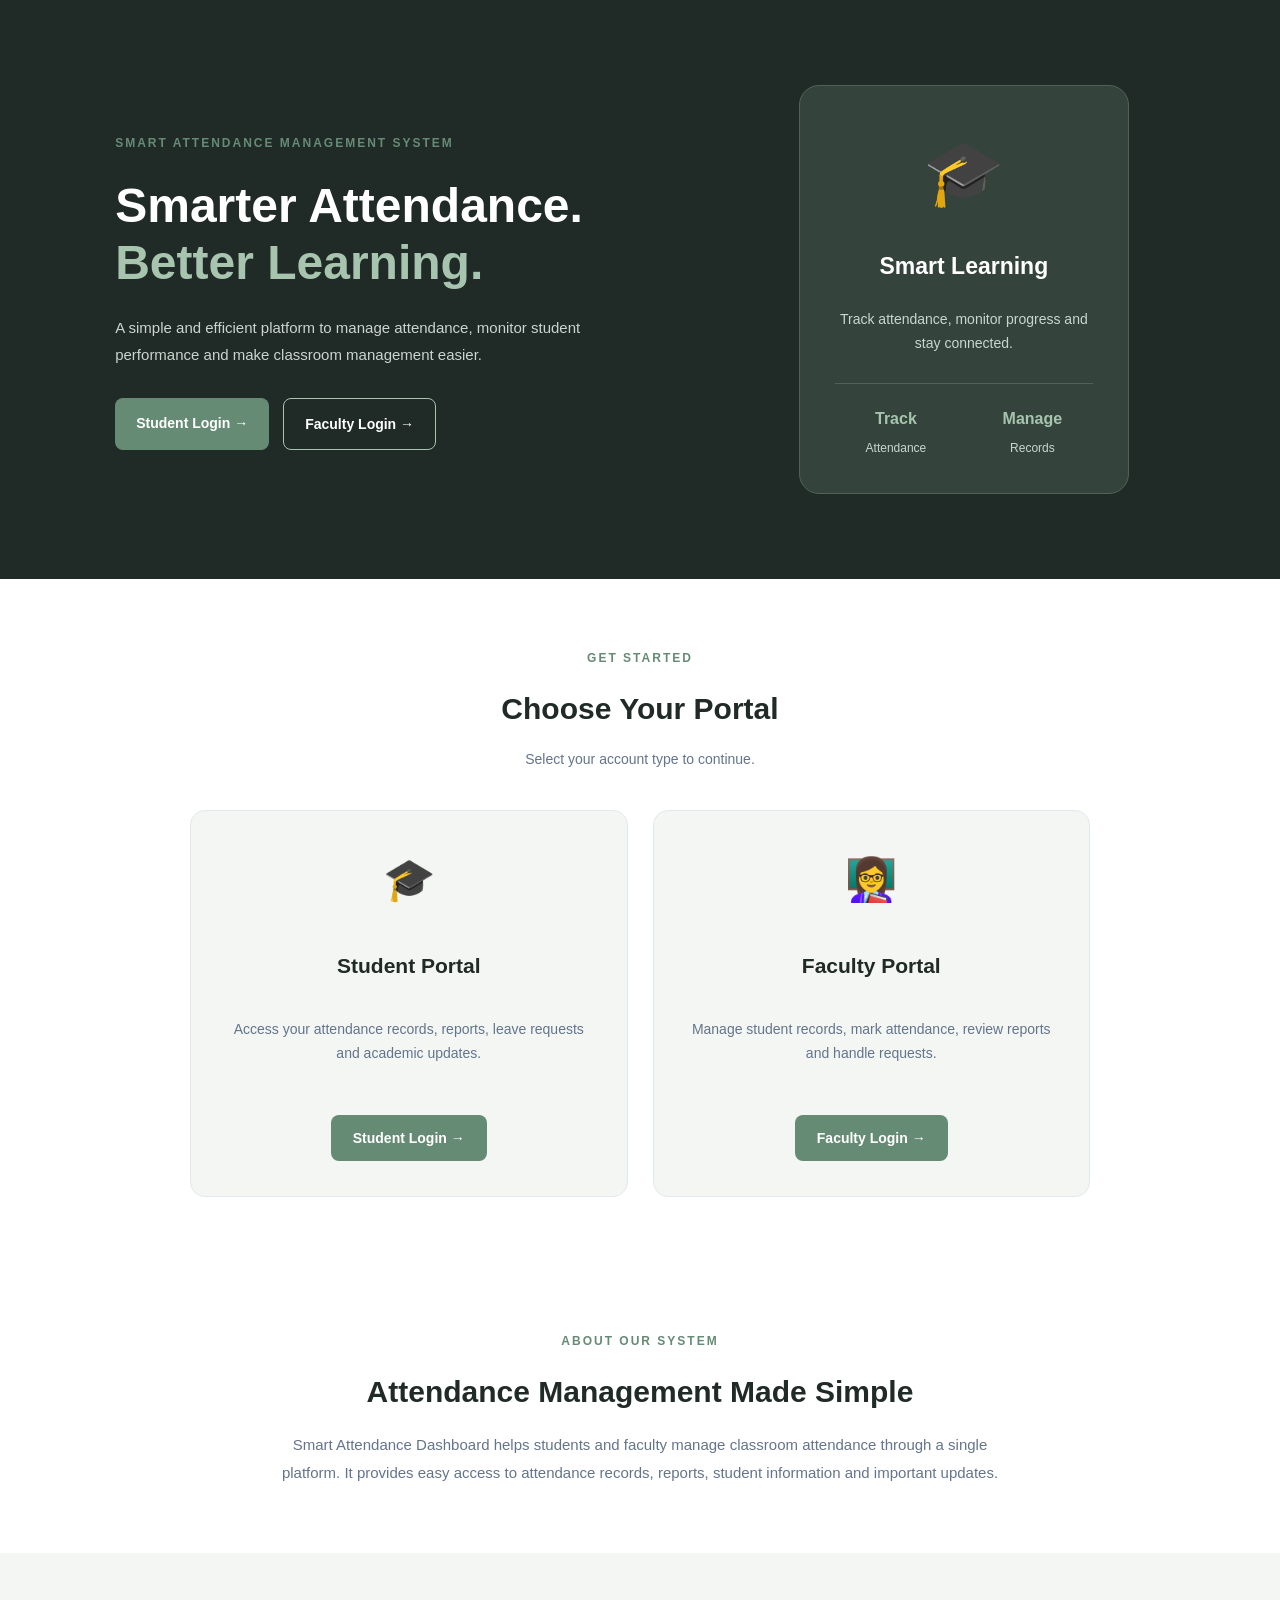
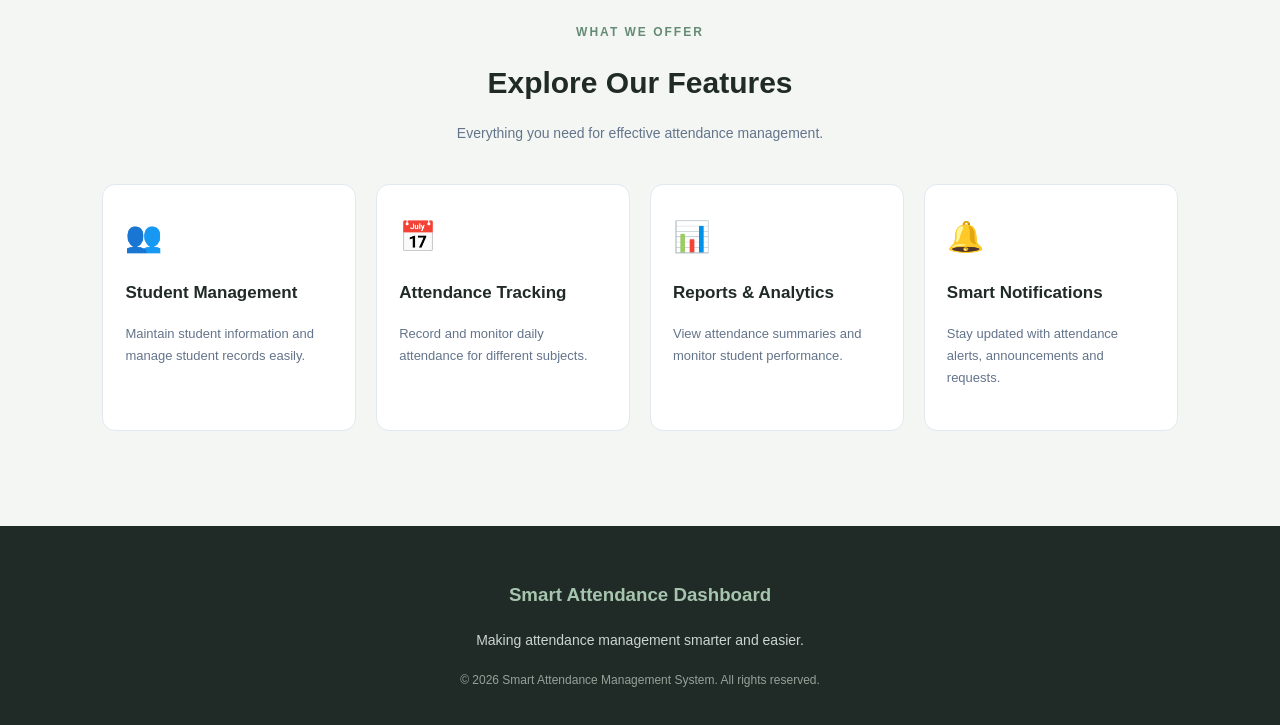
<file: index.html>
<!DOCTYPE html>
<html lang="en">

<head>
    <meta charset="UTF-8">
    <meta name="viewport" content="width=device-width, initial-scale=1.0">
    <title>Smart Attendance Dashboard</title>
    <link rel="stylesheet" href="style.css">
</head>

<body class="home-page">

    <!-- Hero Section -->
    <section class="home-hero" id="home">

        <div class="home-hero-content">

            <span class="home-label">SMART ATTENDANCE MANAGEMENT SYSTEM</span>

            <h1>
                Smarter Attendance.<br>
                <span>Better Learning.</span>
            </h1>

            <p>
                A simple and efficient platform to manage attendance,
                monitor student performance and make classroom
                management easier.
            </p>

            <div class="home-hero-buttons">

                <a href="student-login.html" class="hero-primary-button">
                    Student Login →
                </a>

                <a href="faculty-login.html" class="hero-secondary-button">
                    Faculty Login →
                </a>

            </div>

        </div>


        <div class="home-hero-visual">

            <div class="hero-visual-card">

                <div class="hero-visual-icon">🎓</div>

                <h3>Smart Learning</h3>

                <p>
                    Track attendance, monitor progress
                    and stay connected.
                </p>

                <div class="hero-visual-stat">

                    <div>
                        <strong>Track</strong>
                        <span>Attendance</span>
                    </div>

                    <div>
                        <strong>Manage</strong>
                        <span>Records</span>
                    </div>

                </div>

            </div>

        </div>

    </section>


    <!-- Login Section -->
    <section class="home-login-section">

        <div class="home-section-heading">

            <span class="home-section-label">GET STARTED</span>

            <h2>Choose Your Portal</h2>

            <p>Select your account type to continue.</p>

        </div>


        <div class="home-login-grid">

            <div class="home-login-card">

                <div class="home-login-icon">🎓</div>

                <h3>Student Portal</h3>

                <p>
                    Access your attendance records,
                    reports, leave requests and academic updates.
                </p>

                <a href="student-login.html">
                    Student Login →
                </a>

            </div>


            <div class="home-login-card">

                <div class="home-login-icon">👩‍🏫</div>

                <h3>Faculty Portal</h3>

                <p>
                    Manage student records, mark attendance,
                    review reports and handle requests.
                </p>

                <a href="faculty-login.html">
                    Faculty Login →
                </a>

            </div>

        </div>

    </section>


    <!-- About Section -->
    <section class="home-about" id="about">

        <span class="home-section-label">ABOUT OUR SYSTEM</span>

        <h2>Attendance Management Made Simple</h2>

        <p>
            Smart Attendance Dashboard helps students and faculty
            manage classroom attendance through a single platform.
            It provides easy access to attendance records, reports,
            student information and important updates.
        </p>

    </section>


    <!-- Features Section -->
    <section class="home-features" id="features">

        <div class="home-section-heading">

            <span class="home-section-label">WHAT WE OFFER</span>

            <h2>Explore Our Features</h2>

            <p>Everything you need for effective attendance management.</p>

        </div>


        <div class="home-feature-grid">

            <div class="home-feature-card">
                <div class="feature-icon">👥</div>
                <h3>Student Management</h3>
                <p>
                    Maintain student information and
                    manage student records easily.
                </p>
            </div>


            <div class="home-feature-card">
                <div class="feature-icon">📅</div>
                <h3>Attendance Tracking</h3>
                <p>
                    Record and monitor daily attendance
                    for different subjects.
                </p>
            </div>


            <div class="home-feature-card">
                <div class="feature-icon">📊</div>
                <h3>Reports & Analytics</h3>
                <p>
                    View attendance summaries and
                    monitor student performance.
                </p>
            </div>


            <div class="home-feature-card">
                <div class="feature-icon">🔔</div>
                <h3>Smart Notifications</h3>
                <p>
                    Stay updated with attendance alerts,
                    announcements and requests.
                </p>
            </div>

        </div>

    </section>


    <!-- Footer -->
    <footer class="home-footer">

        <h3>Smart Attendance Dashboard</h3>

        <p>
            Making attendance management smarter and easier.
        </p>

        <span>© 2026 Smart Attendance Management System. All rights reserved.</span>

    </footer>

</body>

</html>
</file>
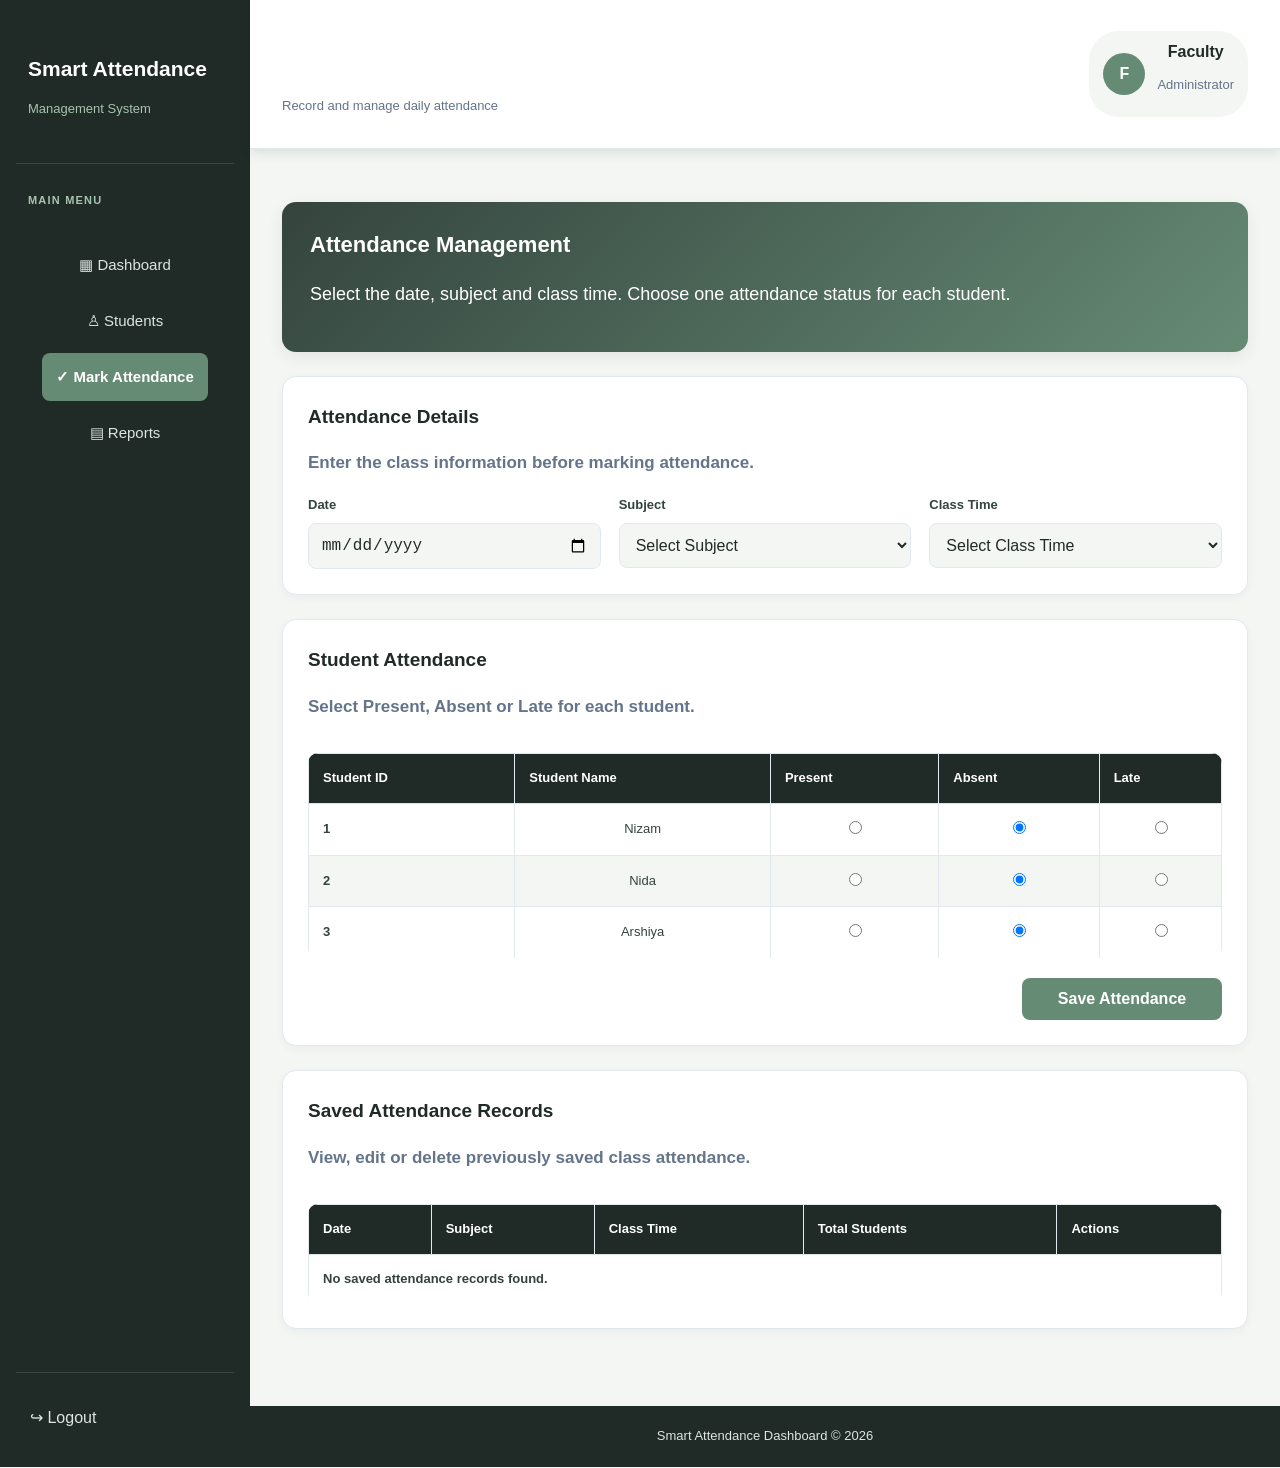
<file: attendance.html>
<!DOCTYPE html>
<html lang="en">

<head>
    <meta charset="UTF-8">
    <meta name="viewport" content="width=device-width, initial-scale=1.0">
    <title>Mark Attendance | Smart Attendance Dashboard</title>
    <link rel="stylesheet" href="style.css">
</head>

<body>

    <div class="faculty-layout">

        <!-- Sidebar -->
        <aside class="faculty-sidebar">

            <div class="sidebar-brand">
                <h2>Smart Attendance</h2>
                <p>Management System</p>
            </div>

            <p class="sidebar-label">MAIN MENU</p>

            <nav class="sidebar-nav">

                <a href="faculty-dashboard.html">
                    <span>▦</span> Dashboard
                </a>

                <a href="students.html">
                    <span>♙</span> Students
                </a>

                <a href="attendance.html" class="active">
                    <span>✓</span> Mark Attendance
                </a>

                <a href="reports.html">
                    <span>▤</span> Reports
                </a>

            </nav>

            <div class="sidebar-footer">
                <a href="index.html">
                    <span>↪</span> Logout
                </a>
            </div>

        </aside>


        <!-- Main Content -->
        <div class="faculty-main">

            <!-- Top Header -->
            <header class="faculty-topbar">

                <div>
                    <h2>Mark Attendance</h2>
                    <p>Record and manage daily attendance</p>
                </div>

                <div class="faculty-profile">
                    <div class="profile-avatar">F</div>
                    <div>
                        <strong>Faculty</strong>
                        <p>Administrator</p>
                    </div>
                </div>

            </header>


            <main class="faculty-content">

                <!-- Page Heading -->
                <section class="welcome-section">

                    <h2>Attendance Management</h2>

                    <p>
                        Select the date, subject and class time.
                        Choose one attendance status for each student.
                    </p>

                </section>


                <!-- Attendance Details -->
                <section class="dashboard-section attendance-details-section">

                    <div class="section-heading">
                        <div>
                            <h3>Attendance Details</h3>
                            <p>Enter the class information before marking attendance.</p>
                        </div>
                    </div>

                    <div class="attendance-details-grid">

                        <div class="form-group">
                            <label for="date">Date</label>
                            <input type="date" id="date" required>
                        </div>

                        <div class="form-group">
                            <label for="subject">Subject</label>

                            <select id="subject" required>
                                <option value="">Select Subject</option>
                                <option value="Web Technologies">Web Technologies</option>
                                <option value="Database Management">Database Management</option>
                                <option value="Computer Networks">Computer Networks</option>
                            </select>
                        </div>

                        <div class="form-group">
                            <label for="classTime">Class Time</label>

                            <select id="classTime" required>
                                <option value="">Select Class Time</option>
                                <option value="9:00 AM">9:00 AM</option>
                                <option value="10:00 AM">10:00 AM</option>
                                <option value="11:00 AM">11:00 AM</option>
                                <option value="12:00 PM">12:00 PM</option>
                                <option value="1:00 PM">1:00 PM</option>
                                <option value="2:00 PM">2:00 PM</option>
                                <option value="3:00 PM">3:00 PM</option>
                                <option value="4:00 PM">4:00 PM</option>
                                <option value="5:00 PM">5:00 PM</option>
                            </select>
                        </div>

                    </div>

                </section>


                <!-- Student Attendance -->
                <section class="dashboard-section mark-attendance-section">

                    <div class="section-heading">
                        <div>
                            <h3>Student Attendance</h3>
                            <p>
                                Select Present, Absent or Late for each student.
                            </p>
                        </div>
                    </div>

                    <div class="attendance-table-wrapper">

                        <table class="subject-table">

                            <thead>
                                <tr>
                                    <th>Student ID</th>
                                    <th>Student Name</th>
                                    <th>Present</th>
                                    <th>Absent</th>
                                    <th>Late</th>
                                </tr>
                            </thead>

                            <!-- Student rows loaded dynamically -->
                            <tbody id="attendanceTableBody"></tbody>

                        </table>

                    </div>

                    <div class="attendance-save-area">

                        <button type="button" id="saveAttendance">
                            Save Attendance
                        </button>

                    </div>

                </section>


                <!-- Saved Attendance Records -->
                <section class="dashboard-section saved-attendance-section">

                    <div class="section-heading">
                        <div>
                            <h3>Saved Attendance Records</h3>
                            <p>
                                View, edit or delete previously saved class attendance.
                            </p>
                        </div>
                    </div>

                    <div class="attendance-table-wrapper">

                        <table class="subject-table">

                            <thead>
                                <tr>
                                    <th>Date</th>
                                    <th>Subject</th>
                                    <th>Class Time</th>
                                    <th>Total Students</th>
                                    <th>Actions</th>
                                </tr>
                            </thead>

                            <tbody id="savedAttendanceBody"></tbody>

                        </table>

                    </div>

                </section>

            </main>


            <!-- Footer -->
            <footer class="student-footer">
                <p>Smart Attendance Dashboard © 2026</p>
            </footer>

        </div>

    </div>


    <script src="script.js"></script>

</body>

</html>
</file>
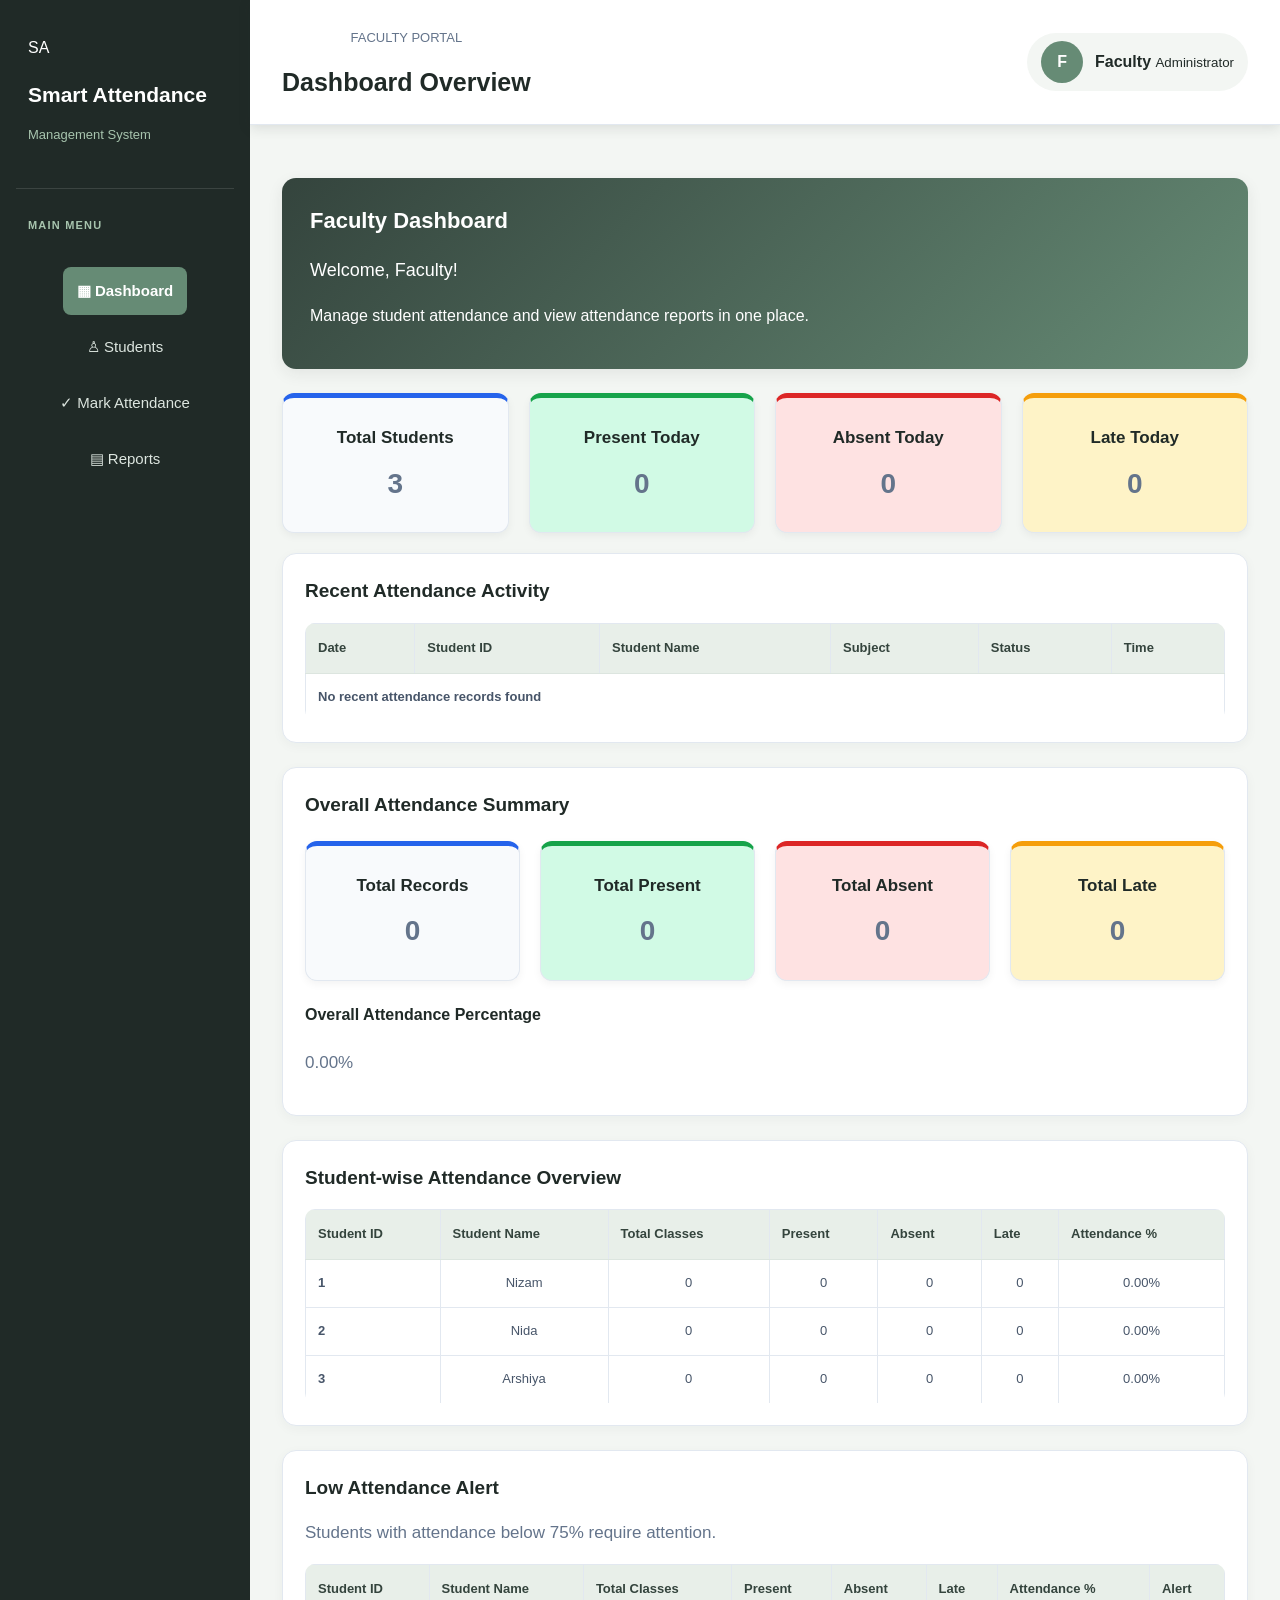
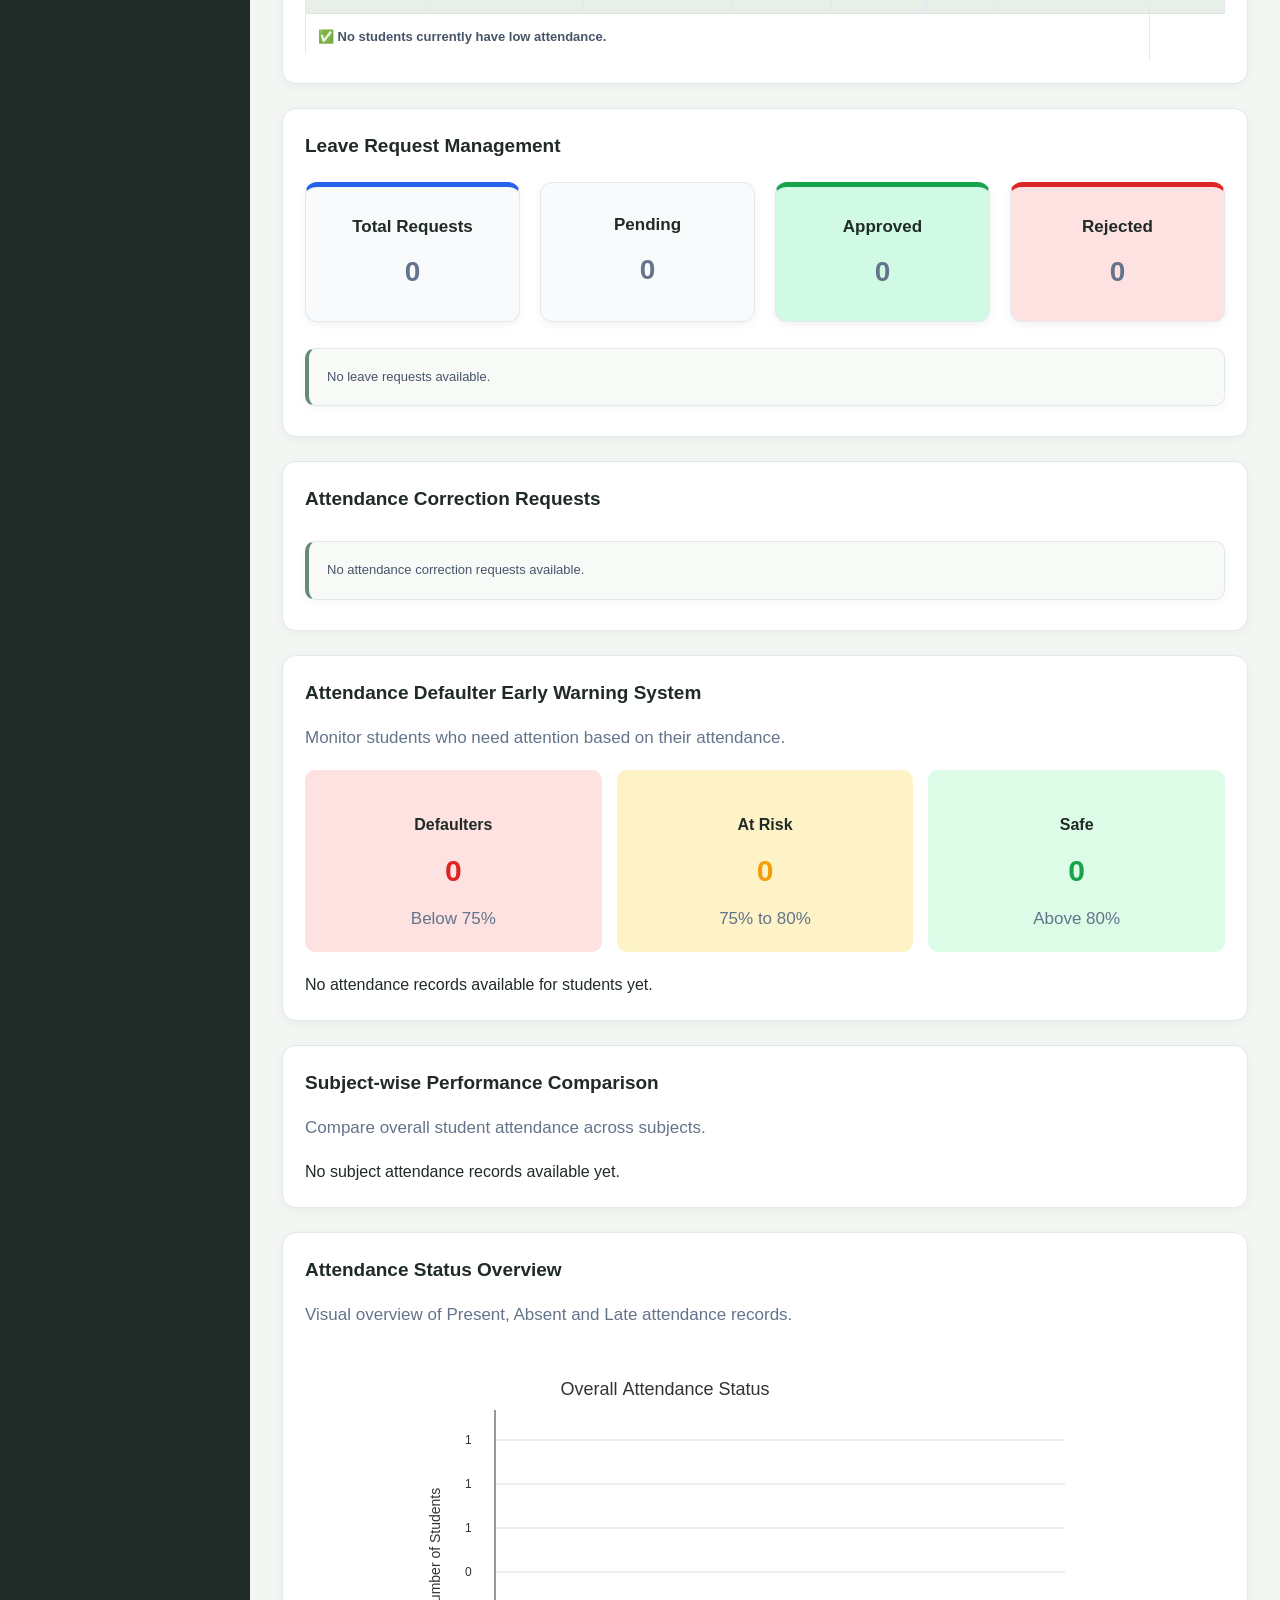
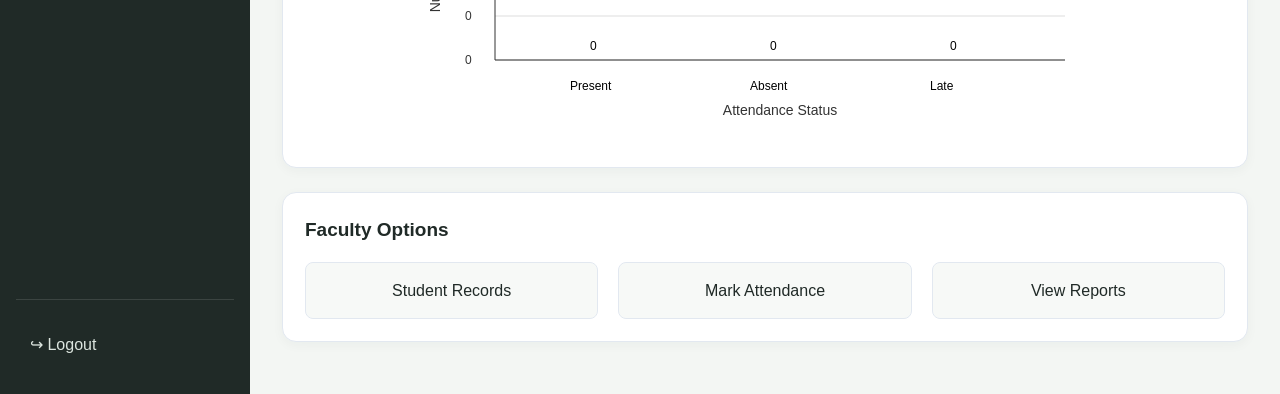
<file: faculty-dashboard.html>
<!DOCTYPE html>
<html lang="en">

<head>
    <meta charset="UTF-8">
    <meta name="viewport" content="width=device-width, initial-scale=1.0">
    <title>Faculty Dashboard | Smart Attendance</title>
    <link rel="stylesheet" href="style.css">
</head>

<body>

    <div class="faculty-layout">

        <!-- LEFT SIDEBAR -->
        <aside class="faculty-sidebar">

            <div class="sidebar-brand">
                <div class="brand-icon">SA</div>

                <div>
                    <h2>Smart Attendance</h2>
                    <p>Management System</p>
                </div>
            </div>

            <p class="sidebar-label">MAIN MENU</p>

            <nav class="sidebar-nav">

                <a href="faculty-dashboard.html" class="active">
                    <span>▦</span>
                    Dashboard
                </a>

                <a href="students.html">
                    <span>♙</span>
                    Students
                </a>

                <a href="attendance.html">
                    <span>✓</span>
                    Mark Attendance
                </a>

                <a href="reports.html">
                    <span>▤</span>
                    Reports
                </a>

            </nav>

            <div class="sidebar-footer">
                <a href="index.html">
                    <span>↪</span>
                    Logout
                </a>
            </div>

        </aside>


        <!-- MAIN CONTENT AREA -->
        <div class="faculty-main">

            <!-- TOP HEADER -->
            <header class="faculty-topbar">

                <div>
                    <p>FACULTY PORTAL</p>
                    <h1>Dashboard Overview</h1>
                </div>

                <div class="faculty-profile">

                    <div class="profile-avatar">F</div>

                    <div>
                        <strong>Faculty</strong>
                        <small>Administrator</small>
                    </div>

                </div>

            </header>


            <!-- DASHBOARD CONTENT -->
            <main class="faculty-content">


                <!-- Welcome Section -->
                <section class="welcome-section">

                    <h2>Faculty Dashboard</h2>

                    <p>Welcome, Faculty!</p>

                    <p class="welcome-message">
                        Manage student attendance and view attendance reports in one place.
                    </p>

                </section>


                <!-- Today's Attendance Overview -->
                <section class="attendance-cards">

                    <div class="attendance-card total-card">
                        <h4>Total Students</h4>
                        <p id="facultyTotalStudents">0</p>
                    </div>

                    <div class="attendance-card present-card">
                        <h4>Present Today</h4>
                        <p id="facultyPresentToday">0</p>
                    </div>

                    <div class="attendance-card absent-card">
                        <h4>Absent Today</h4>
                        <p id="facultyAbsentToday">0</p>
                    </div>

                    <div class="attendance-card late-card">
                        <h4>Late Today</h4>
                        <p id="facultyLateToday">0</p>
                    </div>

                </section>


                <!-- Recent Attendance Activity -->
                <section class="dashboard-section">

                    <h3>Recent Attendance Activity</h3>

                    <table class="subject-table">

                        <thead>
                            <tr>
                                <th>Date</th>
                                <th>Student ID</th>
                                <th>Student Name</th>
                                <th>Subject</th>
                                <th>Status</th>
                                <th>Time</th>
                            </tr>
                        </thead>

                        <tbody id="recentAttendanceBody"></tbody>

                    </table>

                </section>


                <!-- Overall Attendance Summary -->
                <section class="dashboard-section">

                    <h3>Overall Attendance Summary</h3>

                    <div class="attendance-cards">

                        <div class="attendance-card total-card">
                            <h4>Total Records</h4>
                            <p id="overallTotalRecords">0</p>
                        </div>

                        <div class="attendance-card present-card">
                            <h4>Total Present</h4>
                            <p id="overallPresent">0</p>
                        </div>

                        <div class="attendance-card absent-card">
                            <h4>Total Absent</h4>
                            <p id="overallAbsent">0</p>
                        </div>

                        <div class="attendance-card late-card">
                            <h4>Total Late</h4>
                            <p id="overallLate">0</p>
                        </div>

                    </div>

                    <div class="attendance-percentage-summary">
                        <h4>Overall Attendance Percentage</h4>
                        <p id="overallAttendancePercentage">0%</p>
                    </div>

                </section>


                <!-- Student-wise Attendance Overview -->
                <section class="dashboard-section">

                    <h3>Student-wise Attendance Overview</h3>

                    <table class="subject-table">

                        <thead>
                            <tr>
                                <th>Student ID</th>
                                <th>Student Name</th>
                                <th>Total Classes</th>
                                <th>Present</th>
                                <th>Absent</th>
                                <th>Late</th>
                                <th>Attendance %</th>
                            </tr>
                        </thead>

                        <tbody id="studentAttendanceOverview"></tbody>

                    </table>

                </section>


                <!-- Low Attendance Alert -->
                <section class="dashboard-section">

                    <h3>Low Attendance Alert</h3>

                    <p>
                        Students with attendance below 75% require attention.
                    </p>

                    <table class="subject-table">

                        <thead>
                            <tr>
                                <th>Student ID</th>
                                <th>Student Name</th>
                                <th>Total Classes</th>
                                <th>Present</th>
                                <th>Absent</th>
                                <th>Late</th>
                                <th>Attendance %</th>
                                <th>Alert</th>
                            </tr>
                        </thead>

                        <tbody id="lowAttendanceBody"></tbody>

                    </table>

                </section>


                <!-- Leave Request Management -->
                <section class="dashboard-section">

                    <h3>Leave Request Management</h3>

                    <div class="attendance-cards">

                        <div class="attendance-card total-card">
                            <h4>Total Requests</h4>
                            <p id="totalLeaveRequests">0</p>
                        </div>

                        <div class="attendance-card">
                            <h4>Pending</h4>
                            <p id="pendingLeaveRequests">0</p>
                        </div>

                        <div class="attendance-card present-card">
                            <h4>Approved</h4>
                            <p id="approvedLeaveRequests">0</p>
                        </div>

                        <div class="attendance-card absent-card">
                            <h4>Rejected</h4>
                            <p id="rejectedLeaveRequests">0</p>
                        </div>

                    </div>

                    <div id="facultyLeaveRequestList">
                        <p>No leave requests available.</p>
                    </div>

                </section>


                <!-- Attendance Correction Management -->
                <section class="dashboard-section">

                    <h3>Attendance Correction Requests</h3>

                    <div id="facultyCorrectionRequestList">
                        <p>No correction requests available.</p>
                    </div>

                </section>


                <!-- Attendance Defaulter Early Warning System -->
                <section class="dashboard-section">

                    <h3>Attendance Defaulter Early Warning System</h3>

                    <p>
                        Monitor students who need attention based on their attendance.
                    </p>

                    <div class="warning-summary">

                        <div class="warning-card defaulter-card">
                            <h4>Defaulters</h4>
                            <h2 id="defaulterCount">0</h2>
                            <p>Below 75%</p>
                        </div>

                        <div class="warning-card at-risk-card">
                            <h4>At Risk</h4>
                            <h2 id="atRiskCount">0</h2>
                            <p>75% to 80%</p>
                        </div>

                        <div class="warning-card safe-card">
                            <h4>Safe</h4>
                            <h2 id="safeCount">0</h2>
                            <p>Above 80%</p>
                        </div>

                    </div>

                    <div id="attendanceWarningList"></div>

                </section>


                <!-- Subject-wise Performance Comparison -->
                <section class="dashboard-section">

                    <h3>Subject-wise Performance Comparison</h3>

                    <p>
                        Compare overall student attendance across subjects.
                    </p>

                    <div id="subjectPerformanceComparison"></div>

                </section>


                <!-- Attendance Status Chart -->
                <section class="dashboard-section">

                    <h3>Attendance Status Overview</h3>

                    <p>
                        Visual overview of Present, Absent and Late attendance records.
                    </p>

                    <div class="attendance-chart-container">
                        <canvas id="attendanceStatusChart"></canvas>
                    </div>

                </section>


                <!-- Faculty Options -->
                <section class="dashboard-section">

                    <h3>Faculty Options</h3>

                    <div class="faculty-options">

                        <a href="students.html">Student Records</a>

                        <a href="attendance.html">Mark Attendance</a>

                        <a href="reports.html">View Reports</a>

                    </div>

                </section>


            </main>

        </div>

    </div>


    <!-- Existing JavaScript -->
    <script src="script.js"></script>

</body>

</html>
</file>
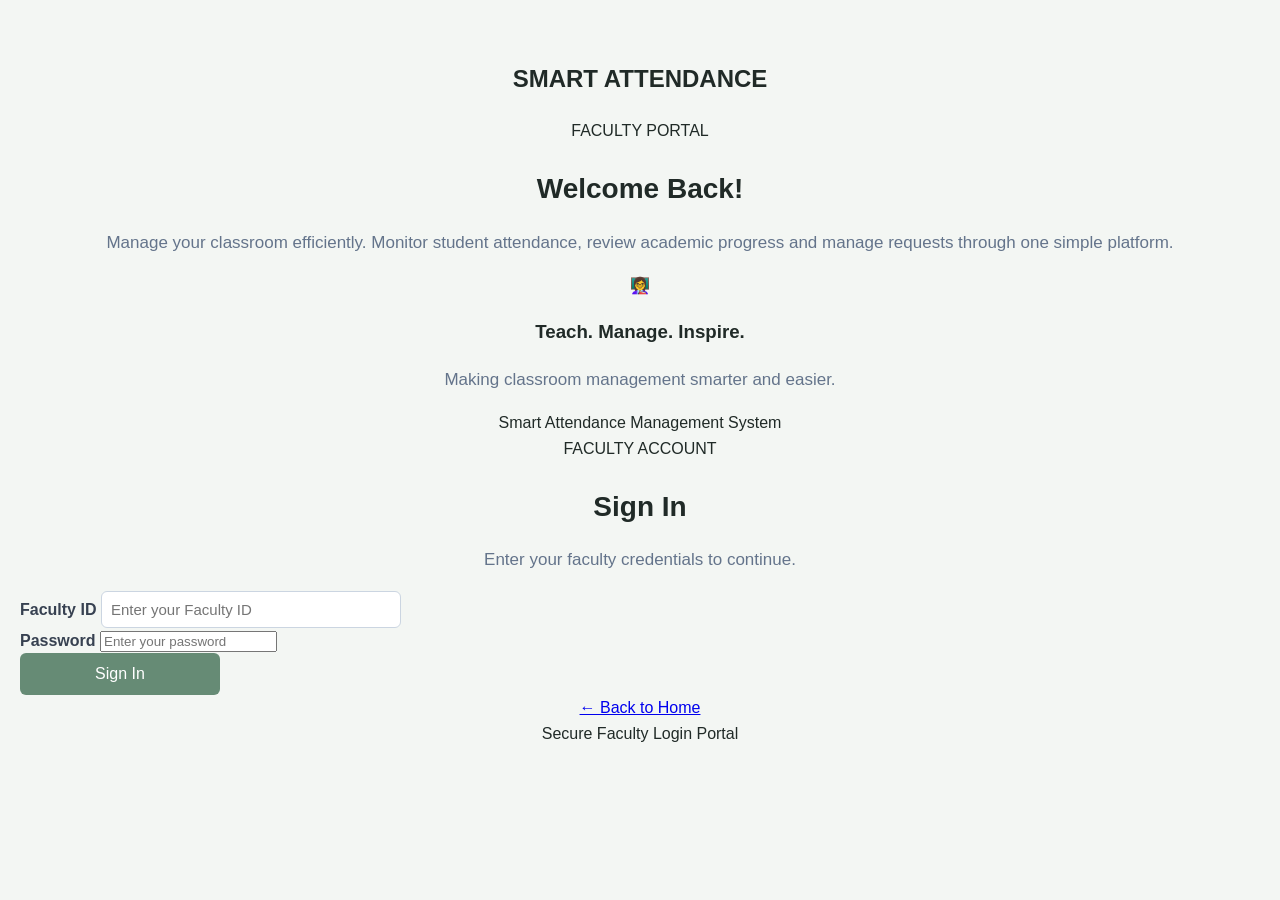
<file: faculty-login.html>
<!DOCTYPE html>
<html lang="en">

<head>
    <meta charset="UTF-8">
    <meta name="viewport" content="width=device-width, initial-scale=1.0">
    <title>Faculty Login | Smart Attendance Dashboard</title>
    <link rel="stylesheet" href="style.css">
</head>

<body class="login-page">

    <main class="login-wrapper">

        <!-- Left Branding Section -->
        <section class="login-brand-section">

            <div class="login-brand">

                <h1>SMART ATTENDANCE</h1>

                <div class="login-welcome">

                    <span class="login-tag">FACULTY PORTAL</span>

                    <h2>Welcome Back!</h2>

                    <p>
                        Manage your classroom efficiently.
                        Monitor student attendance, review
                        academic progress and manage requests
                        through one simple platform.
                    </p>

                </div>

                <div class="login-illustration">

                    <div class="illustration-icon">
                        <span>👩‍🏫</span>
                    </div>

                    <h3>Teach. Manage. Inspire.</h3>

                    <p>Making classroom management smarter and easier.</p>

                </div>

            </div>

            <div class="login-brand-footer">
                Smart Attendance Management System
            </div>

        </section>


        <!-- Right Login Section -->
        <section class="login-form-section">

            <div class="login-form-container">

                <div class="login-form-heading">

                    <span class="login-small-heading">FACULTY ACCOUNT</span>

                    <h2>Sign In</h2>

                    <p>Enter your faculty credentials to continue.</p>

                </div>


                <form id="facultyLoginForm">

                    <div class="login-input-group">

                        <label for="facultyId">Faculty ID</label>

                        <input
                            type="text"
                            id="facultyId"
                            name="facultyId"
                            placeholder="Enter your Faculty ID"
                            required
                        >

                    </div>


                    <div class="login-input-group">

                        <label for="facultyPassword">Password</label>

                        <input
                            type="password"
                            id="facultyPassword"
                            name="facultyPassword"
                            placeholder="Enter your password"
                            required
                        >

                    </div>


                    <button type="button" id="facultyLogin" class="login-submit-button">
                        Sign In
                    </button>

                </form>


                <div class="login-back-link">
                    <a href="index.html">← Back to Home</a>
                </div>


                <div class="login-bottom-text">
                    Secure Faculty Login Portal
                </div>

            </div>

        </section>

    </main>


    <script src="script.js"></script>

</body>

</html>
</file>
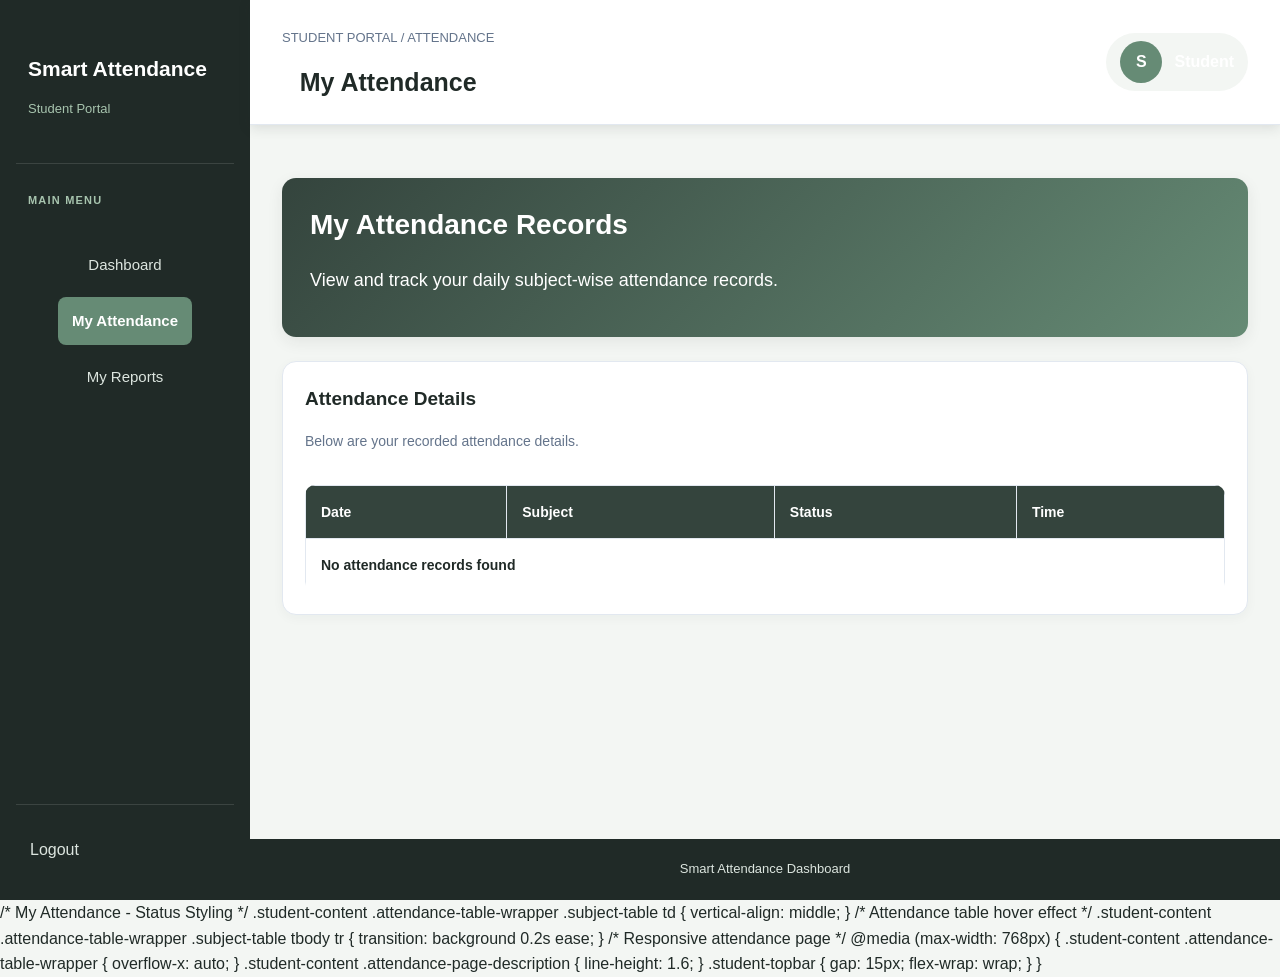
<file: my-attendance.html>
<!DOCTYPE html>
<html lang="en">

<head>
    <meta charset="UTF-8">
    <meta name="viewport" content="width=device-width, initial-scale=1.0">
    <title>My Attendance | Smart Attendance Dashboard</title>
    <link rel="stylesheet" href="style.css">
</head>

<body>

    <div class="student-layout">

        <!-- Sidebar -->

        <aside class="student-sidebar">

            <div class="sidebar-brand">
                <h2>Smart Attendance</h2>
                <p>Student Portal</p>
            </div>

            <p class="sidebar-label">MAIN MENU</p>

            <nav class="sidebar-nav">

                <a href="student-dashboard.html">
                    Dashboard
                </a>

                <a href="my-attendance.html" class="active">
                    My Attendance
                </a>

                <a href="my-reports.html">
                    My Reports
                </a>

            </nav>

            <div class="sidebar-footer">
                <a href="index.html">Logout</a>
            </div>

        </aside>


        <!-- Main Content -->

        <div class="student-main">

            <!-- Top Header -->

            <header class="student-topbar">

                <div>
                    <p>STUDENT PORTAL / ATTENDANCE</p>
                    <h1>My Attendance</h1>
                </div>

                <div class="student-profile">

                    <div class="student-avatar">
                        S
                    </div>

                    <strong id="studentHeaderName">Student</strong>

                </div>

            </header>


            <!-- Page Content -->

            <main class="student-content">

                <!-- Welcome Section -->

                <div class="welcome-section">

                    <h2>My Attendance Records</h2>

                    <p>
                        View and track your daily subject-wise attendance records.
                    </p>

                </div>


                <!-- Attendance Details -->

                <div class="dashboard-section">

                    <h3>Attendance Details</h3>

                    <p class="attendance-page-description">
                        Below are your recorded attendance details.
                    </p>

                    <div class="attendance-table-wrapper">

                        <table class="subject-table">

                            <thead>
                                <tr>
                                    <th>Date</th>
                                    <th>Subject</th>
                                    <th>Status</th>
                                    <th>Time</th>
                                </tr>
                            </thead>

                            <tbody id="myAttendanceDetails">

                            </tbody>

                        </table>

                    </div>

                </div>

            </main>


            <!-- Footer -->

            <footer class="student-footer">

                <p>Smart Attendance Dashboard</p>

            </footer>

        </div>

    </div>


    <script src="script.js"></script>

</body>

</html>

/* My Attendance - Status Styling */

.student-content .attendance-table-wrapper .subject-table td {
    vertical-align: middle;
}

/* Attendance table hover effect */

.student-content .attendance-table-wrapper .subject-table tbody tr {
    transition: background 0.2s ease;
}

/* Responsive attendance page */

@media (max-width: 768px) {

    .student-content .attendance-table-wrapper {
        overflow-x: auto;
    }

    .student-content .attendance-page-description {
        line-height: 1.6;
    }

    .student-topbar {
        gap: 15px;
        flex-wrap: wrap;
    }

}
</file>
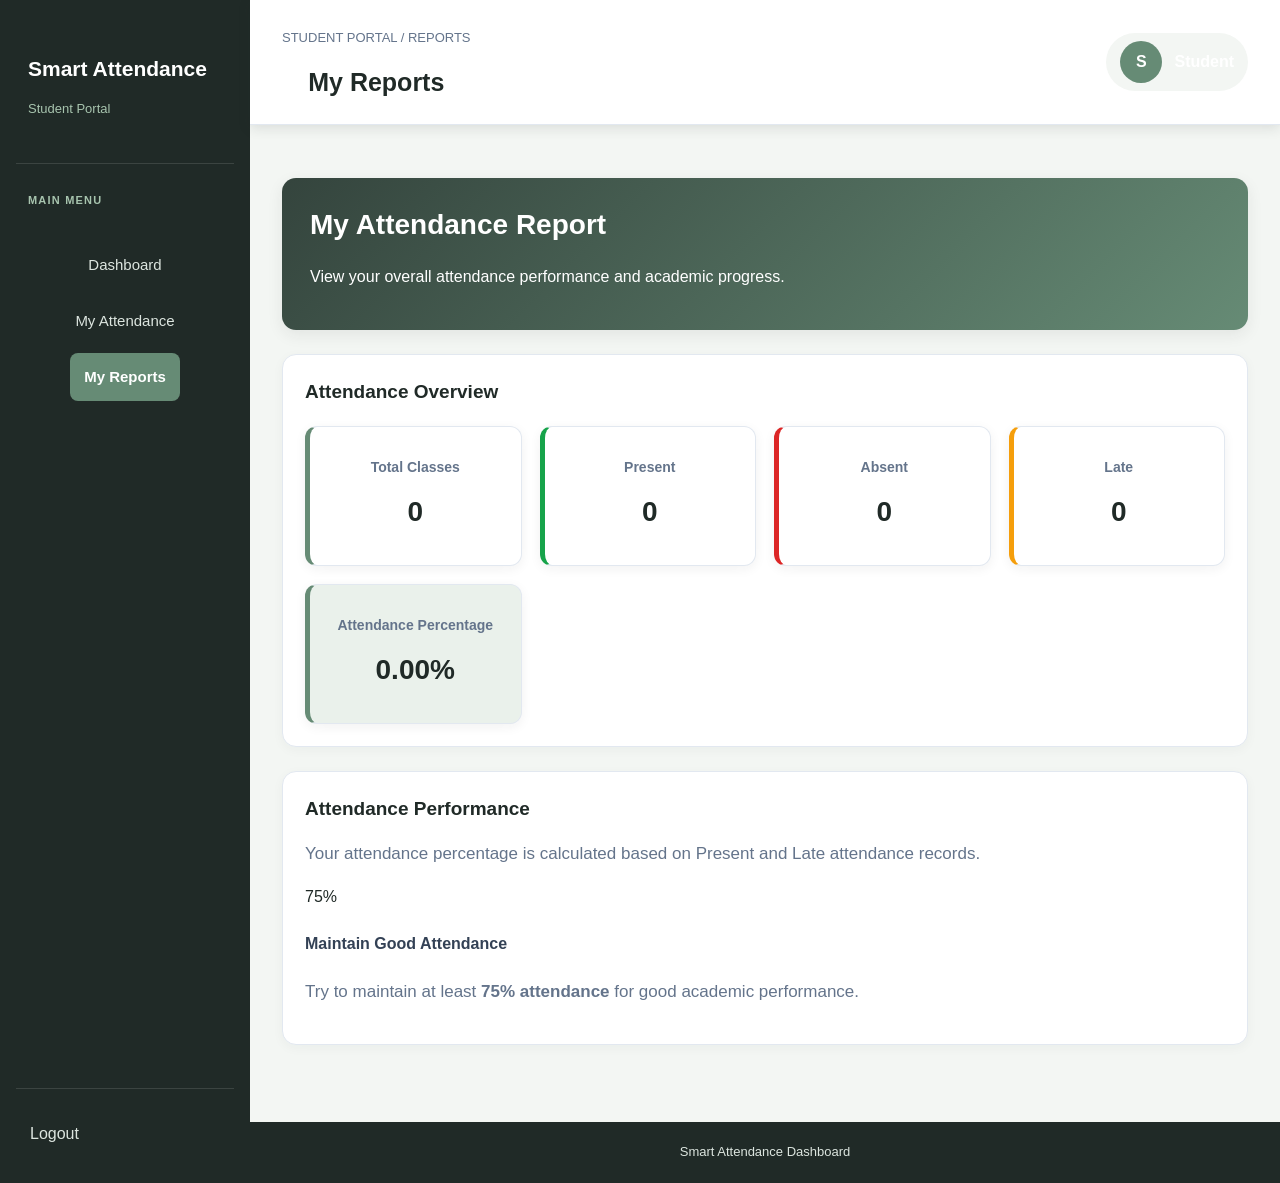
<file: my-reports.html>
<!DOCTYPE html>
<html lang="en">

<head>

    <meta charset="UTF-8">

    <meta name="viewport"
          content="width=device-width, initial-scale=1.0">

    <title>My Reports | Smart Attendance Dashboard</title>

    <link rel="stylesheet" href="style.css">

</head>

<body>

    <div class="student-layout">

        <!-- SIDEBAR -->

        <aside class="student-sidebar">

            <div class="sidebar-brand">

                <h2>Smart Attendance</h2>

                <p>Student Portal</p>

            </div>


            <p class="sidebar-label">MAIN MENU</p>


            <nav class="sidebar-nav">

                <a href="student-dashboard.html">
                    Dashboard
                </a>

                <a href="my-attendance.html">
                    My Attendance
                </a>

                <a href="my-reports.html" class="active">
                    My Reports
                </a>

            </nav>


            <div class="sidebar-footer">

                <a href="index.html">
                    Logout
                </a>

            </div>

        </aside>


        <!-- MAIN AREA -->

        <div class="student-main">


            <!-- TOP HEADER -->

            <header class="student-topbar">

                <div>

                    <p>STUDENT PORTAL / REPORTS</p>

                    <h1>My Reports</h1>

                </div>


                <div class="student-profile">

                    <div class="student-avatar">
                        S
                    </div>

                    <strong id="studentHeaderName">
                        Student
                    </strong>

                </div>

            </header>


            <!-- PAGE CONTENT -->

            <main class="student-content">


                <!-- WELCOME SECTION -->

                <div class="welcome-section">

                    <h2>My Attendance Report</h2>

                    <p class="welcome-message">

                        View your overall attendance performance
                        and academic progress.

                    </p>

                </div>


                <!-- REPORT SUMMARY -->

                <div class="dashboard-section">

                    <h3>Attendance Overview</h3>

                    <div class="attendance-cards">


                        <!-- TOTAL CLASSES -->

                        <div class="attendance-card total-card">

                            <h4>Total Classes</h4>

                            <p id="reportTotal">0</p>

                        </div>


                        <!-- PRESENT -->

                        <div class="attendance-card present-card">

                            <h4>Present</h4>

                            <p id="reportPresent">0</p>

                        </div>


                        <!-- ABSENT -->

                        <div class="attendance-card absent-card">

                            <h4>Absent</h4>

                            <p id="reportAbsent">0</p>

                        </div>


                        <!-- LATE -->

                        <div class="attendance-card late-card">

                            <h4>Late</h4>

                            <p id="reportLate">0</p>

                        </div>


                        <!-- ATTENDANCE PERCENTAGE -->

                        <div class="attendance-card percentage-card">

                            <h4>Attendance Percentage</h4>

                            <p id="reportPercentage">0%</p>

                        </div>


                    </div>

                </div>


                <!-- ATTENDANCE INFORMATION -->

                <div class="dashboard-section">

                    <h3>Attendance Performance</h3>

                    <p class="report-description">

                        Your attendance percentage is calculated
                        based on Present and Late attendance records.

                    </p>

                    <div class="report-information">

                        <div class="report-information-icon">
                            75%
                        </div>

                        <div>

                            <h4>Maintain Good Attendance</h4>

                            <p>

                                Try to maintain at least
                                <strong>75% attendance</strong>
                                for good academic performance.

                            </p>

                        </div>

                    </div>

                </div>


            </main>


            <!-- FOOTER -->

            <footer class="student-footer">

                <p>Smart Attendance Dashboard</p>

            </footer>


        </div>

    </div>


    <script src="script.js"></script>

</body>

</html>
</file>
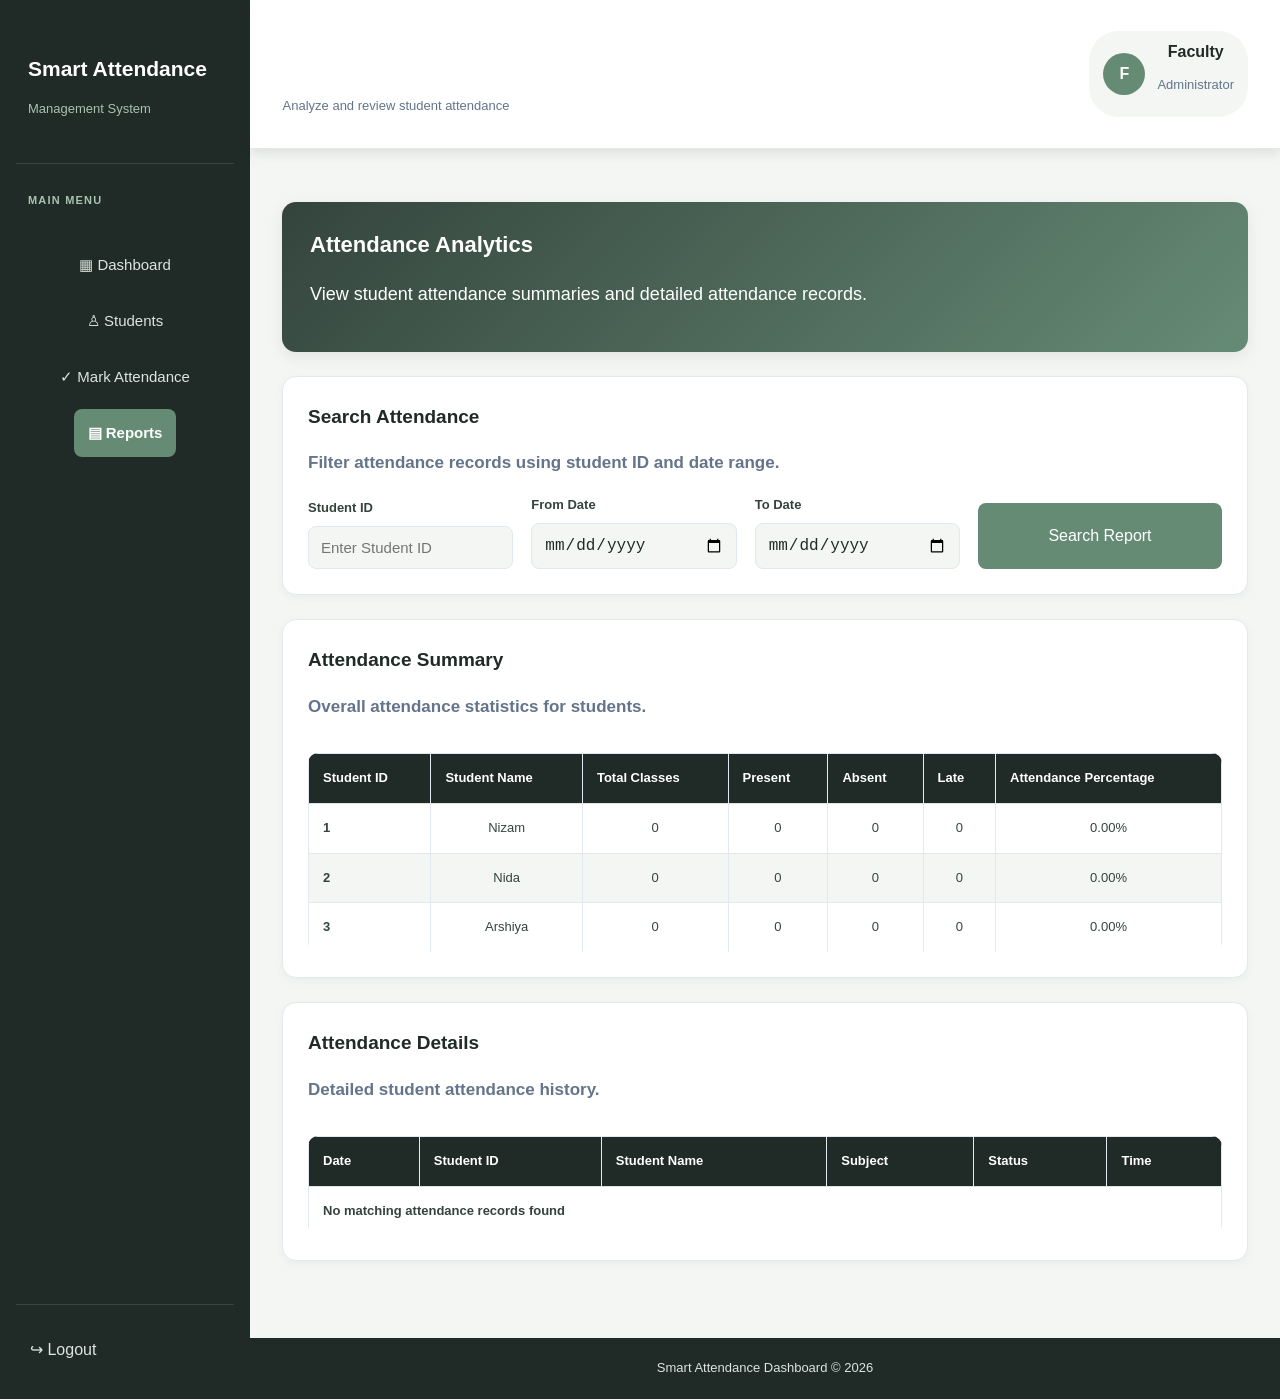
<file: reports.html>
<!DOCTYPE html>
<html lang="en">

<head>
    <meta charset="UTF-8">
    <meta name="viewport" content="width=device-width, initial-scale=1.0">
    <title>Attendance Reports | Smart Attendance Dashboard</title>
    <link rel="stylesheet" href="style.css">
</head>

<body>

    <div class="faculty-layout">

        <!-- Sidebar -->
        <aside class="faculty-sidebar">

            <div class="sidebar-brand">
                <h2>Smart Attendance</h2>
                <p>Management System</p>
            </div>

            <p class="sidebar-label">MAIN MENU</p>

            <nav class="sidebar-nav">

                <a href="faculty-dashboard.html">
                    <span>▦</span> Dashboard
                </a>

                <a href="students.html">
                    <span>♙</span> Students
                </a>

                <a href="attendance.html">
                    <span>✓</span> Mark Attendance
                </a>

                <a href="reports.html" class="active">
                    <span>▤</span> Reports
                </a>

            </nav>

            <div class="sidebar-footer">
                <a href="index.html">
                    <span>↪</span> Logout
                </a>
            </div>

        </aside>


        <!-- Main Content -->
        <div class="faculty-main">

            <!-- Top Header -->
            <header class="faculty-topbar">

                <div>
                    <h2>Attendance Reports</h2>
                    <p>Analyze and review student attendance</p>
                </div>

                <div class="faculty-profile">
                    <div class="profile-avatar">F</div>
                    <div>
                        <strong>Faculty</strong>
                        <p>Administrator</p>
                    </div>
                </div>

            </header>


            <main class="faculty-content">

                <!-- Page Heading -->
                <section class="welcome-section">

                    <h2>Attendance Analytics</h2>

                    <p>
                        View student attendance summaries and
                        detailed attendance records.
                    </p>

                </section>


                <!-- Search Attendance -->
                <section class="dashboard-section report-search-section">

                    <div class="section-heading">
                        <div>
                            <h3>Search Attendance</h3>
                            <p>Filter attendance records using student ID and date range.</p>
                        </div>
                    </div>

                    <form class="report-search-form">

                        <div class="form-group">

                            <label for="studentId">Student ID</label>

                            <input
                                type="number"
                                id="studentId"
                                placeholder="Enter Student ID"
                            >

                        </div>


                        <div class="form-group">

                            <label for="fromDate">From Date</label>

                            <input
                                type="date"
                                id="fromDate"
                            >

                        </div>


                        <div class="form-group">

                            <label for="toDate">To Date</label>

                            <input
                                type="date"
                                id="toDate"
                            >

                        </div>


                        <div class="report-search-button">

                            <button type="button" id="searchReport">
                                Search Report
                            </button>

                        </div>

                    </form>

                </section>


                <!-- Attendance Summary -->
                <section class="dashboard-section report-summary-section">

                    <div class="section-heading">
                        <div>
                            <h3>Attendance Summary</h3>
                            <p>Overall attendance statistics for students.</p>
                        </div>
                    </div>

                    <div class="report-table-wrapper">

                        <table class="subject-table">

                            <thead>
                                <tr>
                                    <th>Student ID</th>
                                    <th>Student Name</th>
                                    <th>Total Classes</th>
                                    <th>Present</th>
                                    <th>Absent</th>
                                    <th>Late</th>
                                    <th>Attendance Percentage</th>
                                </tr>
                            </thead>

                            <tbody id="attendanceSummaryDetails"></tbody>

                        </table>

                    </div>

                </section>


                <!-- Attendance Details -->
                <section class="dashboard-section report-details-section">

                    <div class="section-heading">
                        <div>
                            <h3>Attendance Details</h3>
                            <p>Detailed student attendance history.</p>
                        </div>
                    </div>

                    <div class="report-table-wrapper">

                        <table class="subject-table">

                            <thead>
                                <tr>
                                    <th>Date</th>
                                    <th>Student ID</th>
                                    <th>Student Name</th>
                                    <th>Subject</th>
                                    <th>Status</th>
                                    <th>Time</th>
                                </tr>
                            </thead>

                            <tbody id="attendanceDetails"></tbody>

                        </table>

                    </div>

                </section>

            </main>


            <!-- Footer -->
            <footer class="student-footer">
                <p>Smart Attendance Dashboard © 2026</p>
            </footer>

        </div>

    </div>


    <script src="script.js"></script>

</body>
</html>
</file>
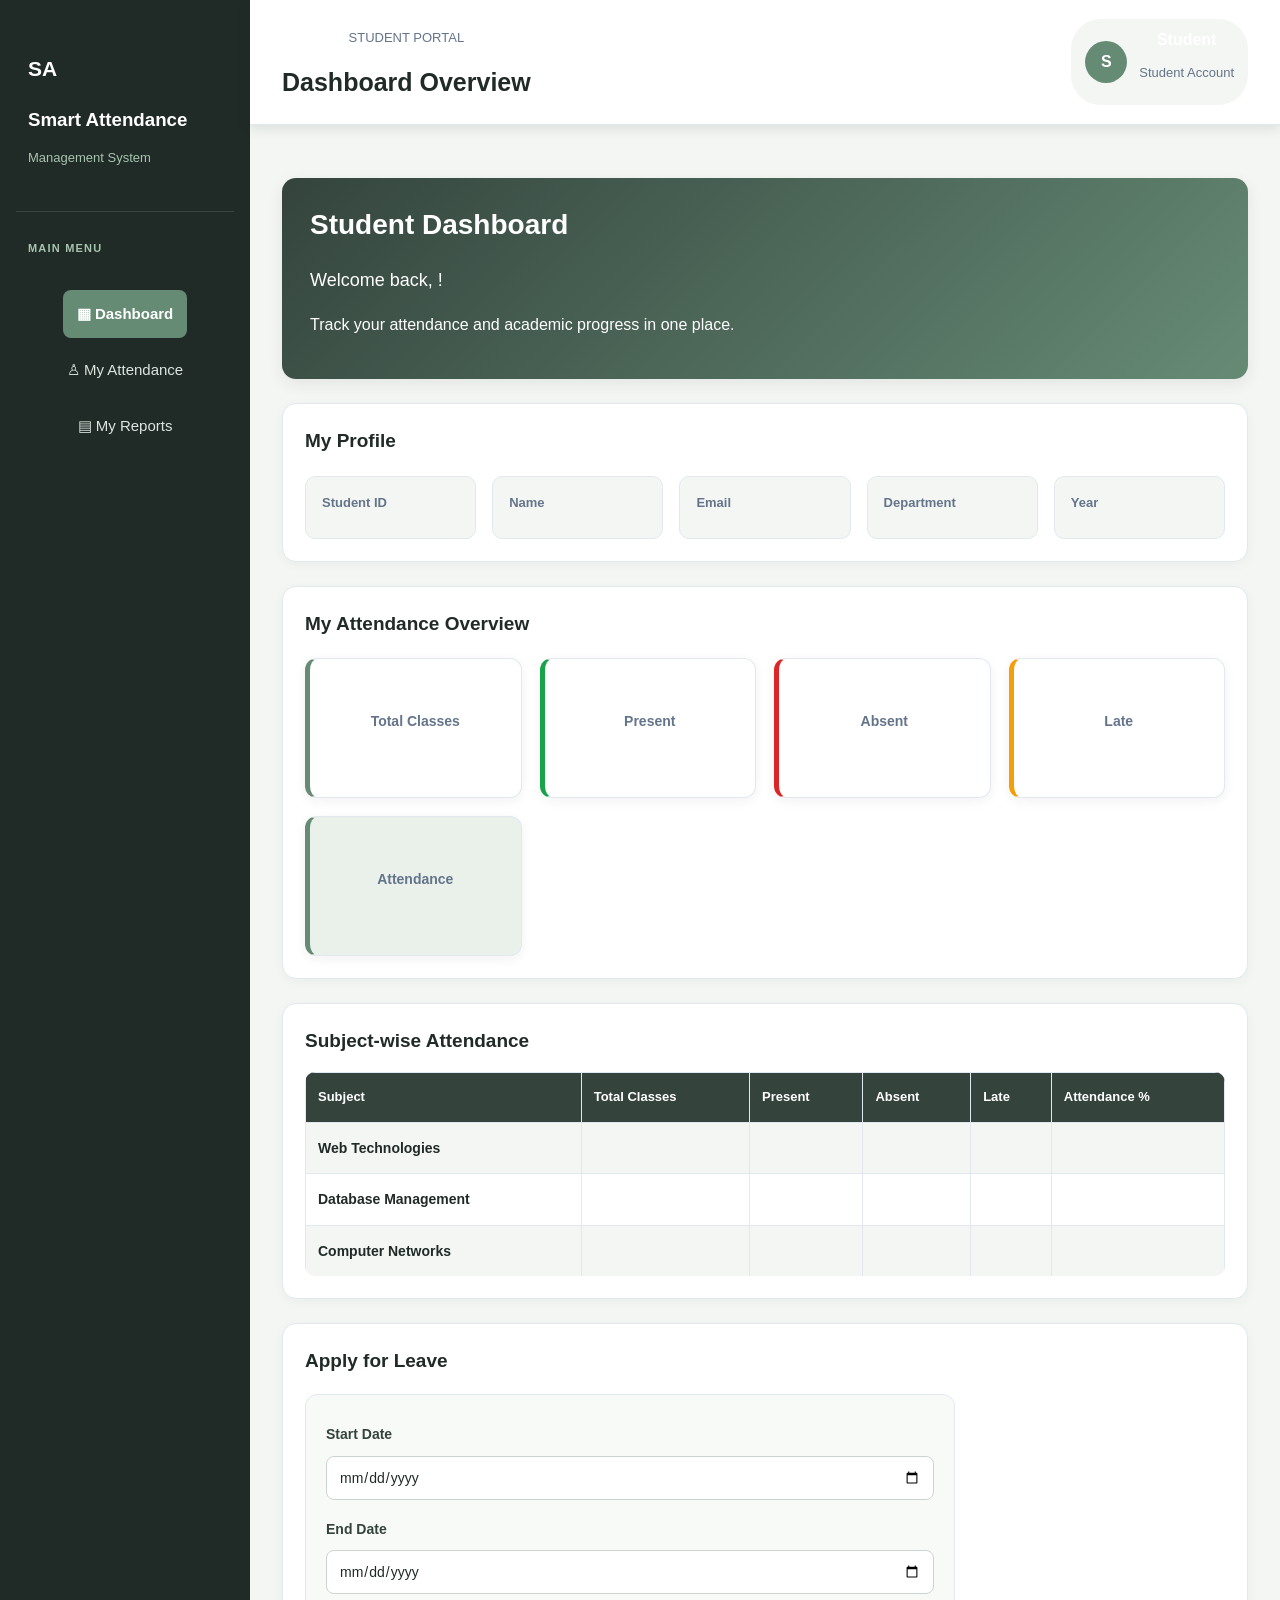
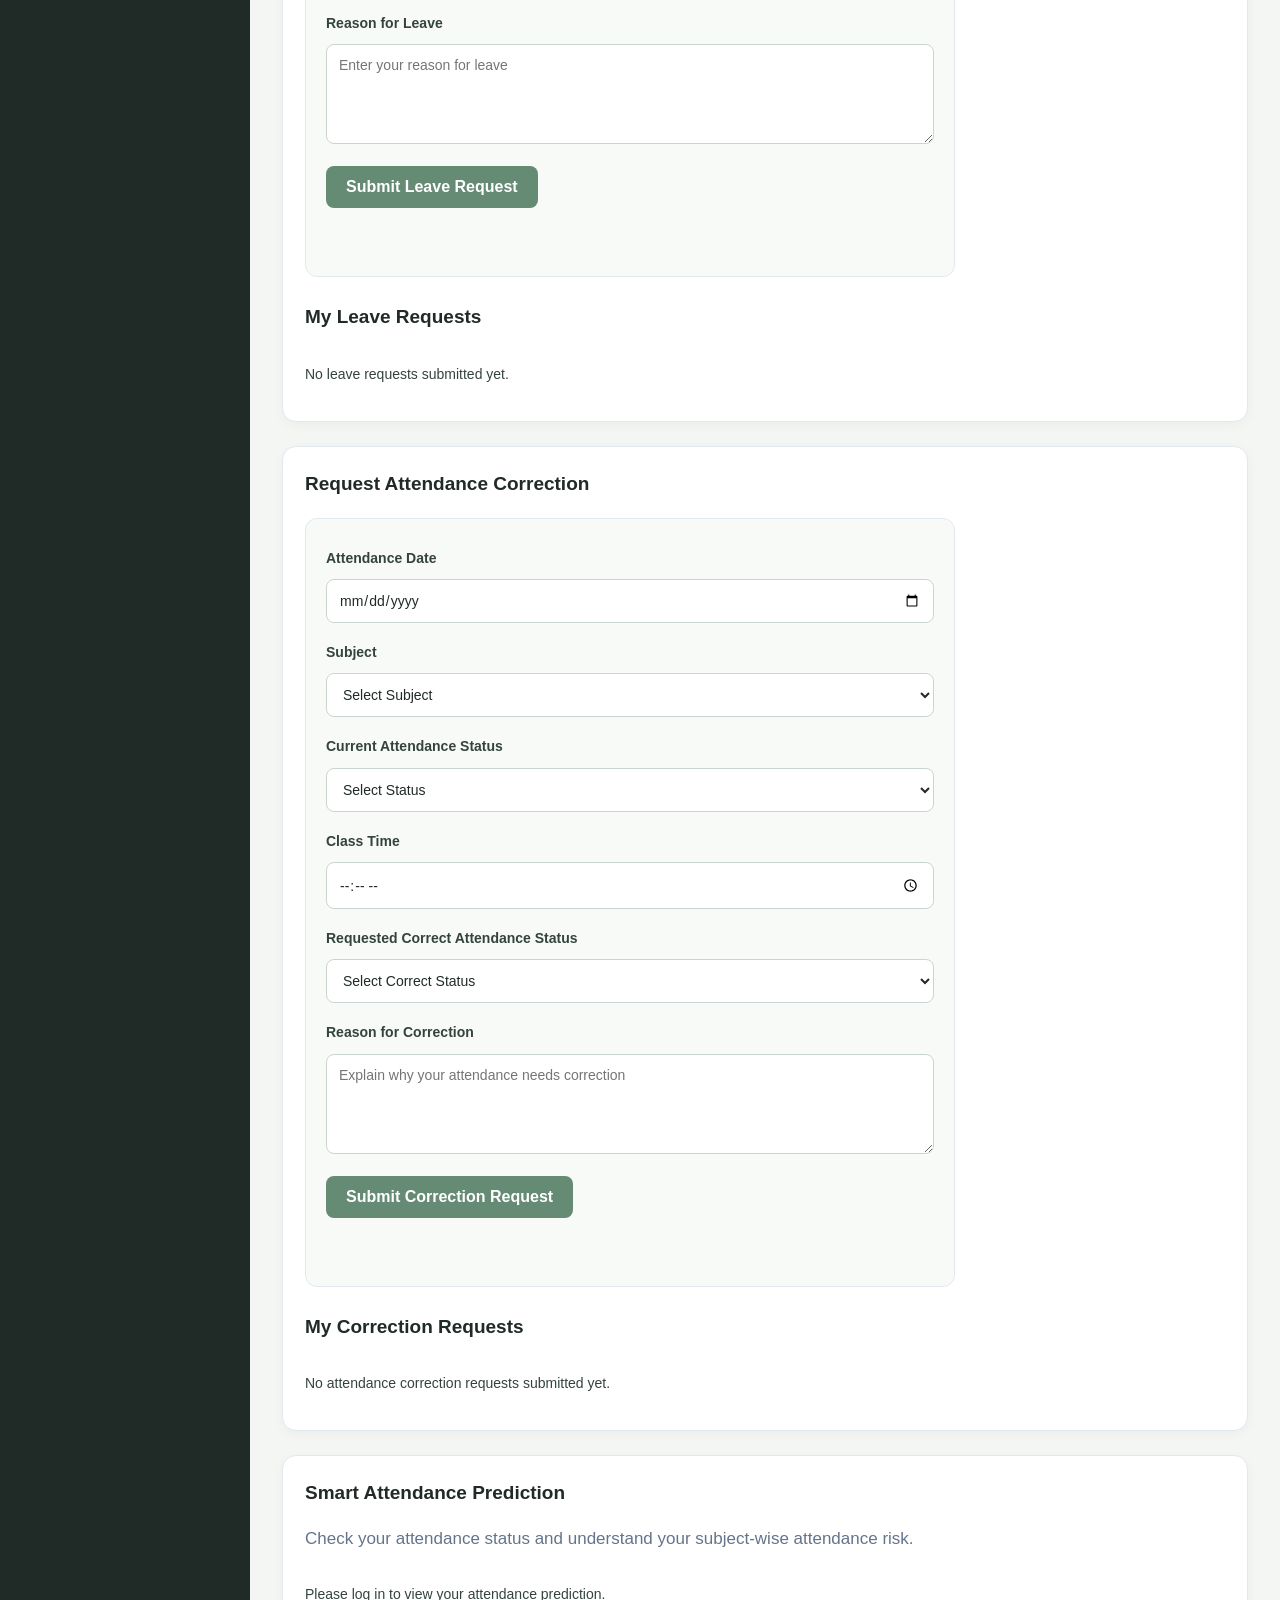
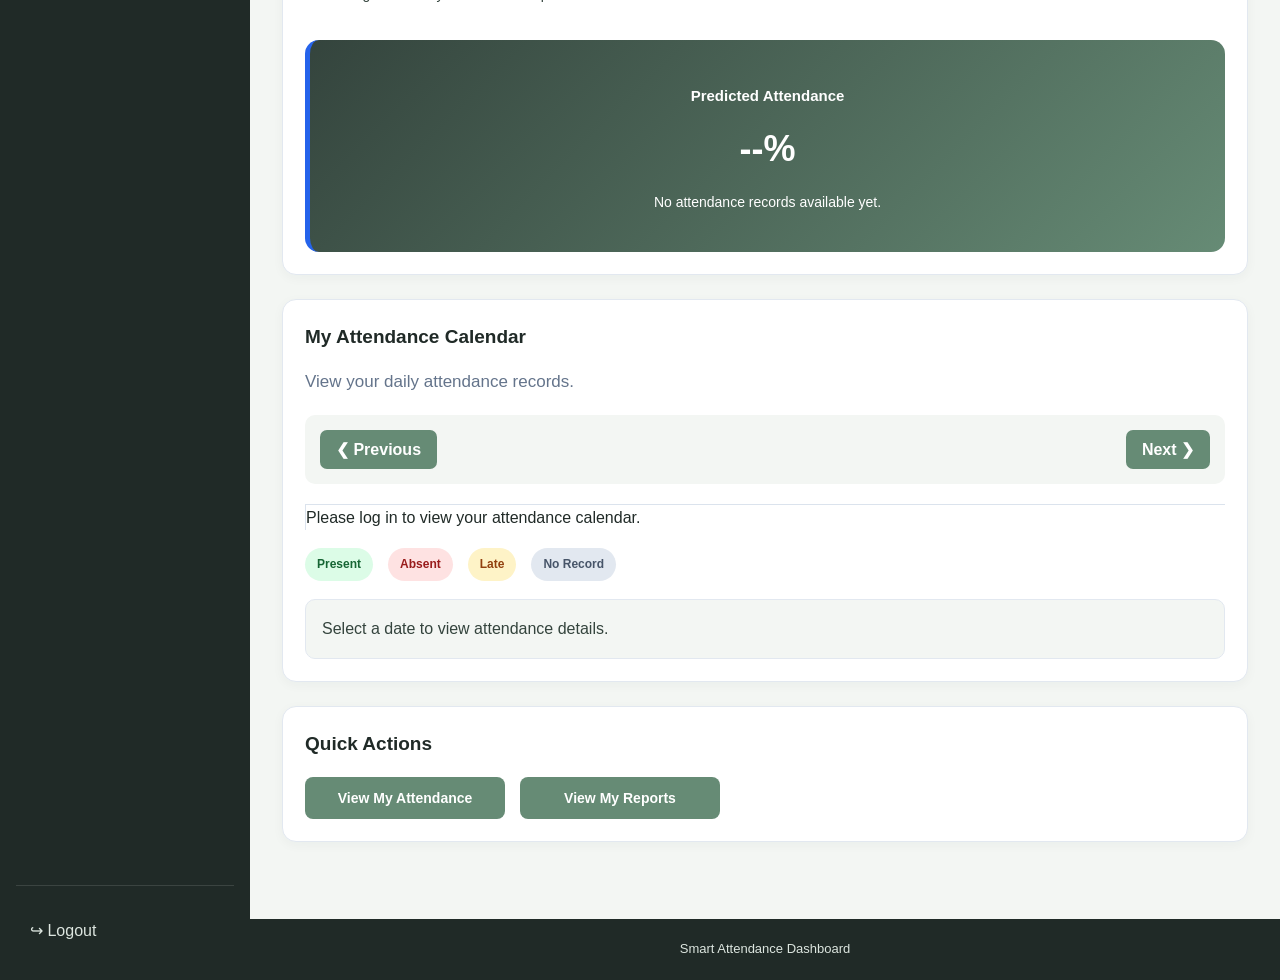
<file: student-dashboard.html>
<!DOCTYPE html>
<html lang="en">

<head>
    <meta charset="UTF-8">
    <meta name="viewport" content="width=device-width, initial-scale=1.0">
    <title>Student Dashboard | Smart Attendance</title>
    <link rel="stylesheet" href="style.css">
</head>

<body>

    <div class="student-layout">

        <!-- Sidebar -->

        <aside class="student-sidebar">

            <div class="sidebar-brand">
                <h2>SA</h2>
                <h3>Smart Attendance</h3>
                <p>Management System</p>
            </div>

            <p class="sidebar-label">MAIN MENU</p>

            <nav class="sidebar-nav">
                <a href="student-dashboard.html" class="active">
                    ▦ Dashboard
                </a>

                <a href="my-attendance.html">
                    ♙ My Attendance
                </a>

                <a href="my-reports.html">
                    ▤ My Reports
                </a>
            </nav>

            <div class="sidebar-footer">
                <a href="index.html">↪ Logout</a>
            </div>

        </aside>


        <!-- Main Dashboard Area -->

        <div class="student-main">

            <!-- Top Header -->

            <header class="student-topbar">

                <div>
                    <p>STUDENT PORTAL</p>
                    <h1>Dashboard Overview</h1>
                </div>

                <div class="student-profile">
                    <div class="student-avatar">S</div>
                    <div>
                        <strong id="studentHeaderName">Student</strong>
                        <p>Student Account</p>
                    </div>
                </div>

            </header>


            <!-- Main Content -->

            <main class="student-content">

                <!-- Welcome Section -->

                <section class="welcome-section">

                    <h2>Student Dashboard</h2>

                    <p>
                        Welcome back, <span id="welcomeName"></span>!
                    </p>

                    <p class="welcome-message">
                        Track your attendance and academic progress in one place.
                    </p>

                </section>


                <!-- My Profile -->

                <section class="dashboard-section">

                    <h3>My Profile</h3>

                    <div class="profile-details">

                        <div class="profile-item">
                            <strong>Student ID</strong>
                            <p id="displayId"></p>
                        </div>

                        <div class="profile-item">
                            <strong>Name</strong>
                            <p id="displayName"></p>
                        </div>

                        <div class="profile-item">
                            <strong>Email</strong>
                            <p id="displayEmail"></p>
                        </div>

                        <div class="profile-item">
                            <strong>Department</strong>
                            <p id="displayDepartment"></p>
                        </div>

                        <div class="profile-item">
                            <strong>Year</strong>
                            <p id="displayYear"></p>
                        </div>

                    </div>

                </section>


                <!-- Low Attendance Alert -->

                <section
                    id="studentLowAttendanceAlert"
                    class="dashboard-section"
                    style="display: none; background-color: #fff0f0; border-left: 5px solid #dc2626; color: #991b1b;"
                >

                    <h3>⚠️ Low Attendance Alert!</h3>

                    <p id="studentLowAttendanceMessage"></p>

                </section>


                <!-- My Attendance Overview -->

                <section class="dashboard-section">

                    <h3>My Attendance Overview</h3>

                    <div class="attendance-cards">

                        <div class="attendance-card">
                            <h4>Total Classes</h4>
                            <p id="totalClasses"></p>
                        </div>

                        <div class="attendance-card">
                            <h4>Present</h4>
                            <p id="presentClasses"></p>
                        </div>

                        <div class="attendance-card">
                            <h4>Absent</h4>
                            <p id="absentClasses"></p>
                        </div>

                        <div class="attendance-card">
                            <h4>Late</h4>
                            <p id="lateClasses"></p>
                        </div>

                        <div class="attendance-card attendance-percentage">
                            <h4>Attendance</h4>
                            <p id="attendancePercentage"></p>
                        </div>

                    </div>

                </section>


                <!-- Subject-wise Attendance -->

                <section class="dashboard-section">

                    <h3>Subject-wise Attendance</h3>

                    <table class="subject-table">

                        <tr>
                            <th>Subject</th>
                            <th>Total Classes</th>
                            <th>Present</th>
                            <th>Absent</th>
                            <th>Late</th>
                            <th>Attendance %</th>
                        </tr>

                        <tr>
                            <td>Web Technologies</td>
                            <td id="webTotal"></td>
                            <td id="webPresent"></td>
                            <td id="webAbsent"></td>
                            <td id="webLate"></td>
                            <td id="webPercentage"></td>
                        </tr>

                        <tr>
                            <td>Database Management</td>
                            <td id="dbTotal"></td>
                            <td id="dbPresent"></td>
                            <td id="dbAbsent"></td>
                            <td id="dbLate"></td>
                            <td id="dbPercentage"></td>
                        </tr>

                        <tr>
                            <td>Computer Networks</td>
                            <td id="cnTotal"></td>
                            <td id="cnPresent"></td>
                            <td id="cnAbsent"></td>
                            <td id="cnLate"></td>
                            <td id="cnPercentage"></td>
                        </tr>

                    </table>

                </section>


                <!-- Leave Request Management -->

                <section class="dashboard-section">

                    <h3>Apply for Leave</h3>

                    <form id="leaveRequestForm">

                        <label for="leaveStartDate">Start Date</label>
                        <input type="date" id="leaveStartDate" required>

                        <label for="leaveEndDate">End Date</label>
                        <input type="date" id="leaveEndDate" required>

                        <label for="leaveReason">Reason for Leave</label>
                        <textarea
                            id="leaveReason"
                            placeholder="Enter your reason for leave"
                            required
                        ></textarea>

                        <button type="submit">Submit Leave Request</button>

                        <p id="leaveRequestMessage"></p>

                    </form>

                    <h3>My Leave Requests</h3>

                    <div id="studentLeaveRequestList">
                        <p>No leave requests submitted yet.</p>
                    </div>

                </section>


                <!-- Attendance Correction Request -->

                <section class="dashboard-section">

                    <h3>Request Attendance Correction</h3>

                    <form id="attendanceCorrectionForm">

                        <label for="correctionDate">Attendance Date</label>
                        <input type="date" id="correctionDate" required>

                        <label for="correctionSubject">Subject</label>
                        <select id="correctionSubject" required>
                            <option value="">Select Subject</option>
                            <option value="Web Technologies">Web Technologies</option>
                            <option value="Database Management">Database Management</option>
                            <option value="Computer Networks">Computer Networks</option>
                        </select>

                        <label for="currentAttendanceStatus">Current Attendance Status</label>
                        <select id="currentAttendanceStatus" required>
                            <option value="">Select Status</option>
                            <option value="Present">Present</option>
                            <option value="Absent">Absent</option>
                            <option value="Late">Late</option>
                        </select>

                        <label for="correctionClassTime">Class Time</label>
                        <input type="time" id="correctionClassTime" required>

                        <label for="requestedAttendanceStatus">
                            Requested Correct Attendance Status
                        </label>

                        <select id="requestedAttendanceStatus" required>
                            <option value="">Select Correct Status</option>
                            <option value="Present">Present</option>
                            <option value="Absent">Absent</option>
                            <option value="Late">Late</option>
                        </select>

                        <label for="correctionReason">Reason for Correction</label>

                        <textarea
                            id="correctionReason"
                            placeholder="Explain why your attendance needs correction"
                            required
                        ></textarea>

                        <button type="submit">Submit Correction Request</button>

                        <p id="correctionRequestMessage"></p>

                    </form>

                    <h3>My Correction Requests</h3>

                    <div id="studentCorrectionRequestList">
                        <p>No correction requests submitted yet.</p>
                    </div>

                </section>


                <!-- Smart Attendance Prediction -->

                <section class="dashboard-section">

                    <h3>Smart Attendance Prediction</h3>

                    <p>
                        Check your attendance status and understand your
                        subject-wise attendance risk.
                    </p>

                    <div id="attendancePredictionList">
                        <p>Loading attendance prediction...</p>
                    </div>

                    <div class="prediction-card">

                        <h4>Predicted Attendance</h4>

                        <h2 id="predictedAttendance">--%</h2>

                        <p id="predictionMessage">
                            Your attendance prediction will appear here.
                        </p>

                    </div>

                </section>


                <!-- Student Attendance Calendar -->

                <section class="dashboard-section">

                    <h3>My Attendance Calendar</h3>

                    <p>View your daily attendance records.</p>

                    <div class="calendar-controls">

                        <button
                            type="button"
                            onclick="changeAttendanceMonth(-1)"
                        >
                            ❮ Previous
                        </button>

                        <h4 id="attendanceCalendarMonth"></h4>

                        <button
                            type="button"
                            onclick="changeAttendanceMonth(1)"
                        >
                            Next ❯
                        </button>

                    </div>

                    <div id="attendanceCalendar" class="attendance-calendar"></div>

                    <div class="calendar-legend">
                        <span class="calendar-present">Present</span>
                        <span class="calendar-absent">Absent</span>
                        <span class="calendar-late">Late</span>
                        <span class="calendar-no-record">No Record</span>
                    </div>

                    <div id="selectedDateAttendance">
                        Select a date to view attendance details.
                    </div>

                </section>


                <!-- Quick Actions -->

                <section class="dashboard-section">

                    <h3>Quick Actions</h3>

                    <div class="student-quick-actions">

                        <a href="my-attendance.html">
                            <button type="button">View My Attendance</button>
                        </a>

                        <a href="my-reports.html">
                            <button type="button">View My Reports</button>
                        </a>

                    </div>

                </section>

            </main>


            <!-- Footer -->

            <footer class="student-footer">
                <p>Smart Attendance Dashboard</p>
            </footer>

        </div>

    </div>

    <script src="script.js"></script>

</body>

</html>
</file>
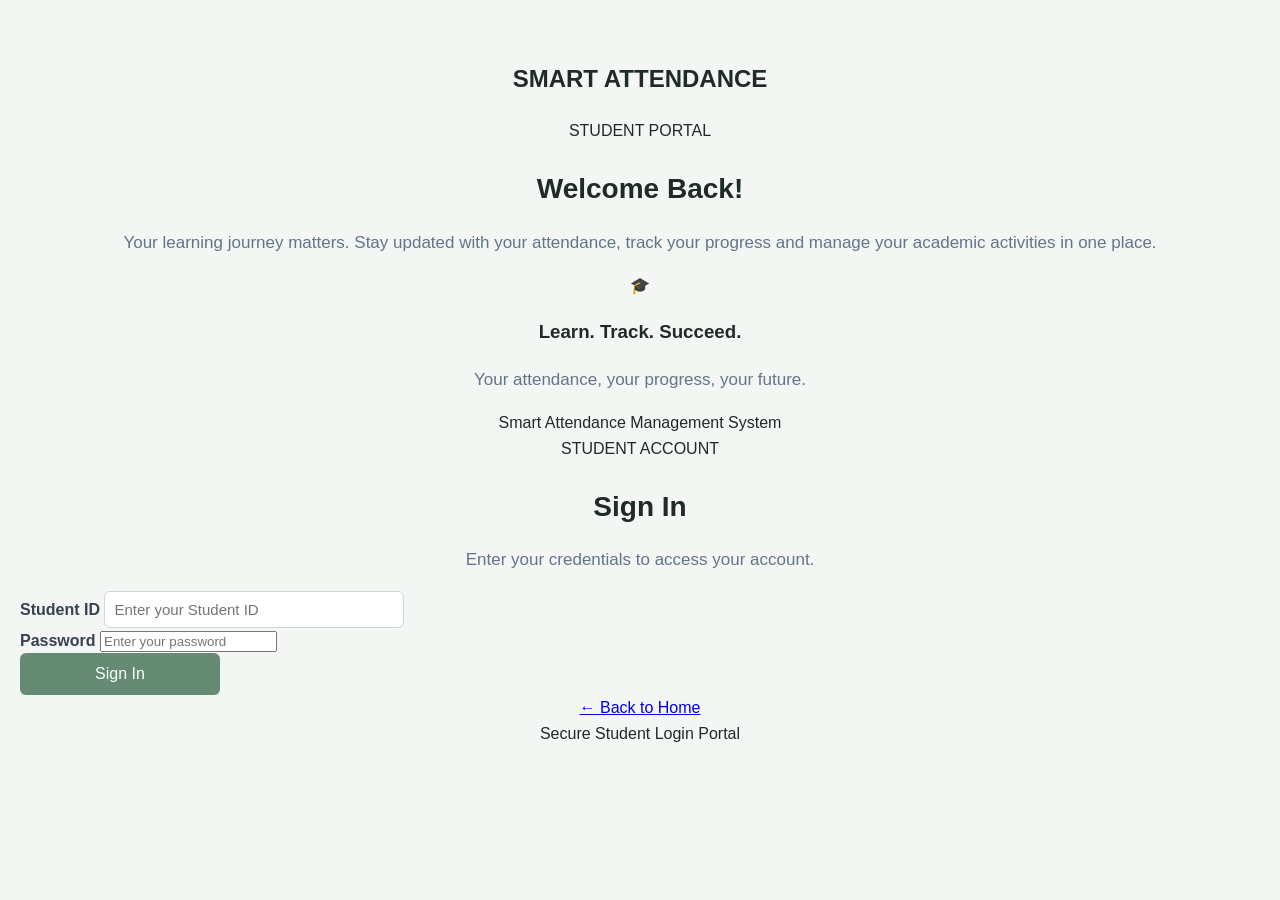
<file: student-login.html>
<!DOCTYPE html>
<html lang="en">

<head>
    <meta charset="UTF-8">
    <meta name="viewport" content="width=device-width, initial-scale=1.0">
    <title>Student Login | Smart Attendance Dashboard</title>
    <link rel="stylesheet" href="style.css">
</head>

<body class="login-page">

    <main class="login-wrapper">

        <!-- Left Branding Section -->
        <section class="login-brand-section">

            <div class="login-brand">

                <h1>SMART ATTENDANCE</h1>

                <div class="login-welcome">
                    <span class="login-tag">STUDENT PORTAL</span>

                    <h2>Welcome Back!</h2>

                    <p>
                        Your learning journey matters.
                        Stay updated with your attendance,
                        track your progress and manage your
                        academic activities in one place.
                    </p>
                </div>

                <div class="login-illustration">
                    <div class="illustration-icon">
                        <span>🎓</span>
                    </div>

                    <h3>Learn. Track. Succeed.</h3>

                    <p>Your attendance, your progress, your future.</p>
                </div>

            </div>

            <div class="login-brand-footer">
                Smart Attendance Management System
            </div>

        </section>


        <!-- Right Login Section -->
        <section class="login-form-section">

            <div class="login-form-container">

                <div class="login-form-heading">
                    <span class="login-small-heading">STUDENT ACCOUNT</span>

                    <h2>Sign In</h2>

                    <p>Enter your credentials to access your account.</p>
                </div>


                <form id="studentLoginForm">

                    <div class="login-input-group">

                        <label for="studentId">Student ID</label>

                        <input
                            type="text"
                            id="studentId"
                            name="studentId"
                            placeholder="Enter your Student ID"
                            required
                        >

                    </div>


                    <div class="login-input-group">

                        <label for="password">Password</label>

                        <input
                            type="password"
                            id="password"
                            name="password"
                            placeholder="Enter your password"
                            required
                        >

                    </div>


                    <button type="button" id="studentLogin" class="login-submit-button">
                        Sign In
                    </button>

                </form>


                <div class="login-back-link">
                    <a href="index.html">← Back to Home</a>
                </div>


                <div class="login-bottom-text">
                    Secure Student Login Portal
                </div>

            </div>

        </section>

    </main>


    <script src="script.js"></script>

</body>

</html>
</file>
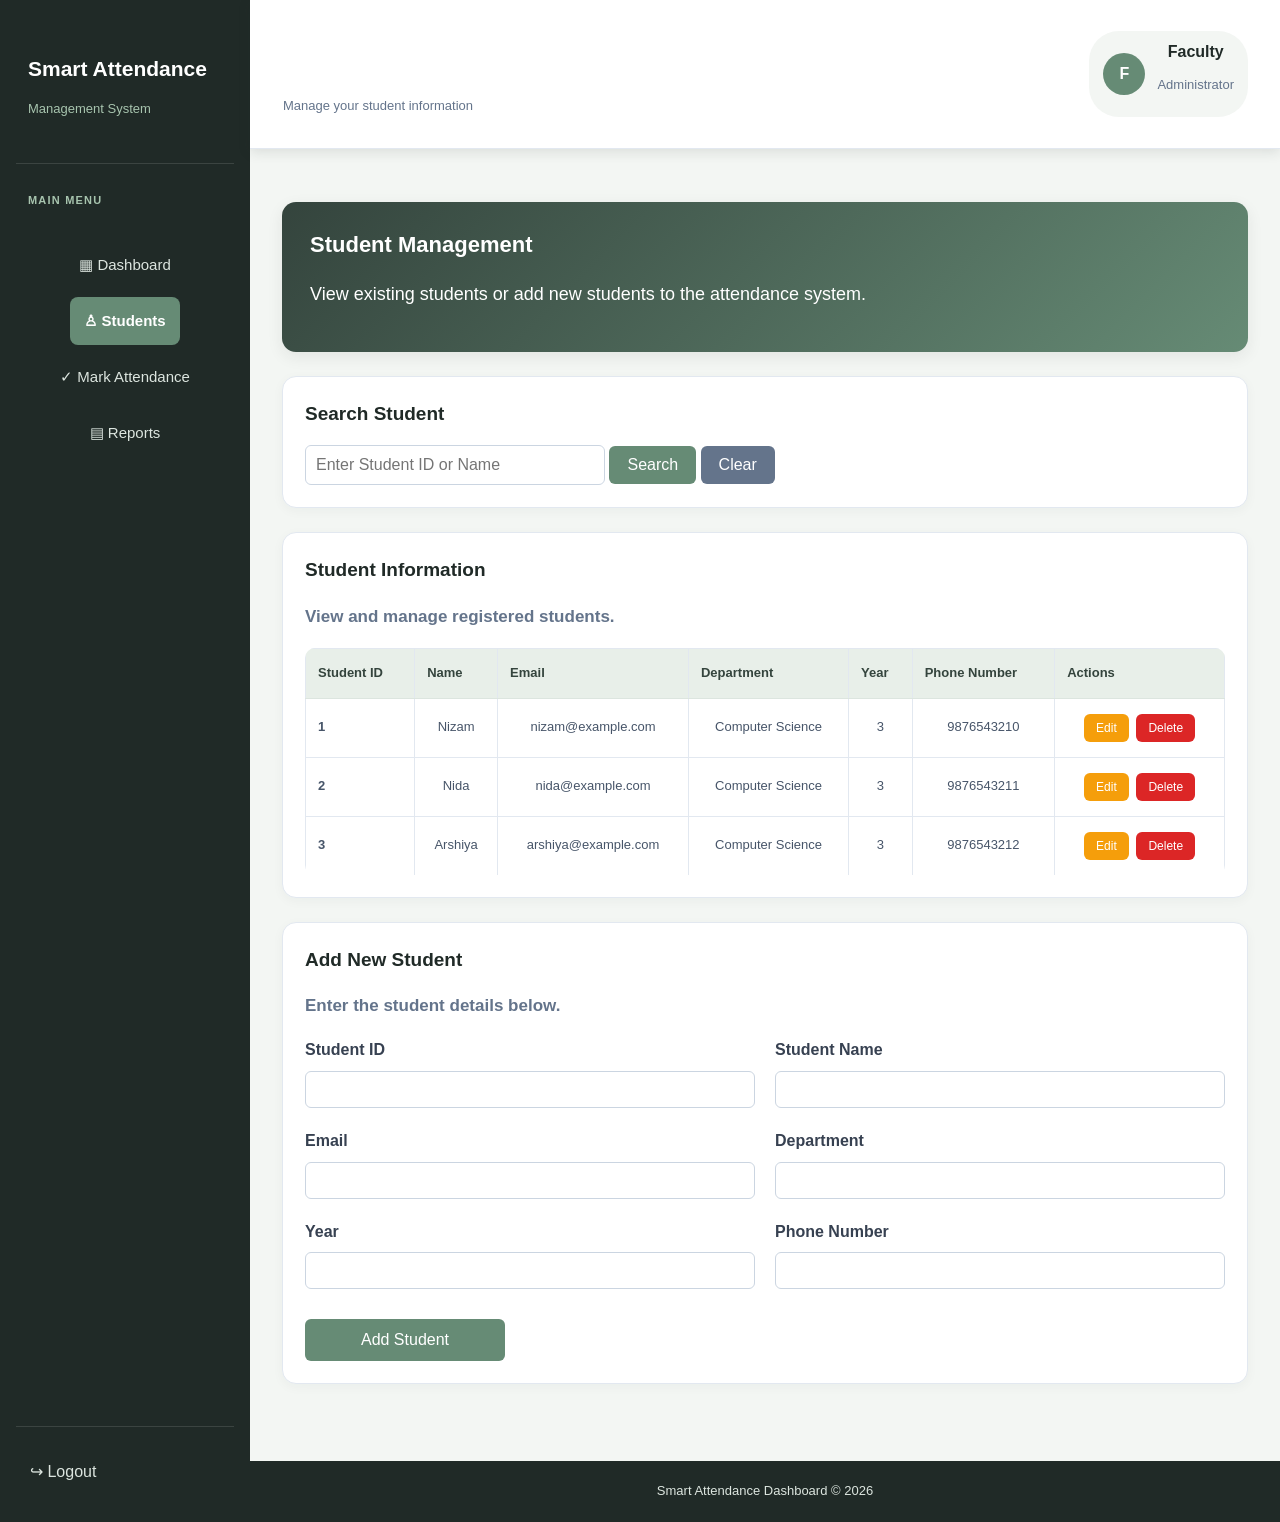
<file: students.html>
<!DOCTYPE html>
<html lang="en">

<head>
    <meta charset="UTF-8">
    <meta name="viewport" content="width=device-width, initial-scale=1.0">
    <title>Student Records | Smart Attendance Dashboard</title>
    <link rel="stylesheet" href="style.css">
</head>

<body>

    <div class="faculty-layout">

        <!-- Sidebar -->
        <aside class="faculty-sidebar">

            <div class="sidebar-brand">
                <h2>Smart Attendance</h2>
                <p>Management System</p>
            </div>

            <p class="sidebar-label">MAIN MENU</p>

            <nav class="sidebar-nav">

                <a href="faculty-dashboard.html">
                    <span>▦</span> Dashboard
                </a>

                <a href="students.html" class="active">
                    <span>♙</span> Students
                </a>

                <a href="attendance.html">
                    <span>✓</span> Mark Attendance
                </a>

                <a href="reports.html">
                    <span>▤</span> Reports
                </a>

            </nav>

            <div class="sidebar-footer">
                <a href="index.html">
                    <span>↪</span> Logout
                </a>
            </div>

        </aside>


        <!-- Main Content -->
        <div class="faculty-main">

            <!-- Top Header -->
            <header class="faculty-topbar">

                <div>
                    <h2>Student Records</h2>
                    <p>Manage your student information</p>
                </div>

                <div class="faculty-profile">
                    <div class="profile-avatar">F</div>
                    <div>
                        <strong>Faculty</strong>
                        <p>Administrator</p>
                    </div>
                </div>

            </header>


            <main class="faculty-content">

                <!-- Welcome Section -->
                <section class="welcome-section">

                    <h2>Student Management</h2>

                    <p>
                        View existing students or add new students
                        to the attendance system.
                    </p>

                </section>


                <!-- Search Student -->
                <section class="dashboard-section student-search-section">

                    <h3>Search Student</h3>

                    <div class="student-search-controls">

                        <input
                            type="text"
                            id="studentSearch"
                            placeholder="Enter Student ID or Name"
                        >

                        <button type="button" id="searchStudentButton">
                            Search
                        </button>

                        <button type="button" id="clearSearchButton">
                            Clear
                        </button>

                    </div>

                </section>


                <!-- Student Information Table -->
                <section class="dashboard-section student-records-section">

                    <div class="section-heading">
                        <div>
                            <h3>Student Information</h3>
                            <p>View and manage registered students.</p>
                        </div>
                    </div>

                    <div class="student-table-wrapper">

                        <table class="subject-table">

                            <thead>
                                <tr>
                                    <th>Student ID</th>
                                    <th>Name</th>
                                    <th>Email</th>
                                    <th>Department</th>
                                    <th>Year</th>
                                    <th>Phone Number</th>
                                    <th>Actions</th>
                                </tr>
                            </thead>

                            <!-- Students loaded dynamically -->
                            <tbody id="studentTableBody"></tbody>

                        </table>

                    </div>

                </section>


                <!-- Add New Student -->
                <section class="dashboard-section add-student-section">

                    <div class="section-heading">
                        <div>
                            <h3>Add New Student</h3>
                            <p>Enter the student details below.</p>
                        </div>
                    </div>


                    <form class="student-form" id="studentForm">

                        <div class="form-group">

                            <label for="studentId">Student ID</label>

                            <input
                                type="text"
                                id="studentId"
                                name="studentId"
                            >

                        </div>


                        <div class="form-group">

                            <label for="name">Student Name</label>

                            <input
                                type="text"
                                id="name"
                                name="name"
                            >

                        </div>


                        <div class="form-group">

                            <label for="email">Email</label>

                            <input
                                type="email"
                                id="email"
                                name="email"
                            >

                        </div>


                        <div class="form-group">

                            <label for="department">Department</label>

                            <input
                                type="text"
                                id="department"
                                name="department"
                            >

                        </div>


                        <div class="form-group">

                            <label for="year">Year</label>

                            <input
                                type="number"
                                id="year"
                                name="year"
                            >

                        </div>


                        <div class="form-group">

                            <label for="phone">Phone Number</label>

                            <input
                                type="tel"
                                id="phone"
                                name="phone"
                            >

                        </div>


                        <div class="student-form-actions">

                            <button
                                type="submit"
                                id="studentSubmitButton"
                            >
                                Add Student
                            </button>

                            <button
                                type="button"
                                id="cancelEditButton"
                                style="display: none;"
                            >
                                Cancel Edit
                            </button>

                        </div>

                    </form>

                </section>

            </main>


            <!-- Footer -->
            <footer class="student-footer">
                <p>Smart Attendance Dashboard © 2026</p>
            </footer>

        </div>

    </div>


    <script src="script.js"></script>

</body>
</html>
</file>
<file: style.css>
/* =========================================================
   SMART ATTENDANCE DASHBOARD - MAIN STYLESHEET
   ========================================================= */


/* =========================================================
   GENERAL
   ========================================================= */

* {
    box-sizing: border-box;
}

body {
    font-family: Arial, sans-serif;
    margin: 0;
    padding: 0;
    background-color: #f1f5f9;
    color: #1f2937;
}


/* =========================================================
   HEADER
   ========================================================= */

header {
    background-color: #1e3a8a;
    color: white;
    text-align: center;
    padding: 25px 20px;
    box-shadow: 0 2px 8px rgba(0, 0, 0, 0.15);
}

header h1 {
    margin: 0;
    font-size: 30px;
}

header p {
    margin-top: 10px;
    color: #dbeafe;
}


/* =========================================================
   NAVIGATION
   ========================================================= */

nav {
    margin-top: 20px;
    display: flex;
    justify-content: center;
    align-items: center;
    flex-wrap: wrap;
    gap: 8px;
}

nav a {
    color: white;
    text-decoration: none;
    padding: 10px 16px;
    margin: 0;
    border-radius: 6px;
    font-size: 15px;
    transition: 0.3s;
}

nav a:hover {
    background-color: #2563eb;
    text-decoration: none;
}


/* Student Navigation */

.student-nav {
    display: flex;
    justify-content: center;
    flex-wrap: wrap;
    gap: 10px;
    margin-top: 20px;
}

.student-nav a {
    padding: 10px 18px;
    margin: 0;
    border-radius: 6px;
    transition: 0.3s;
}

.student-nav a:hover {
    background-color: #374151;
    text-decoration: none;
}

.student-nav a.active {
    background-color: #2563eb;
    text-decoration: none;
}


/* Faculty Navigation */

.faculty-nav {
    display: flex;
    justify-content: center;
    flex-wrap: wrap;
    gap: 10px;
    margin-top: 20px;
}

.faculty-nav a {
    padding: 10px 18px;
    margin: 0;
    border-radius: 6px;
    color: white;
    text-decoration: none;
    transition: 0.3s;
}

.faculty-nav a:hover {
    background-color: #2563eb;
}

.faculty-nav a.active {
    background-color: #2563eb;
}


/* =========================================================
   MAIN CONTENT
   ========================================================= */

main {
    text-align: center;
    padding: 40px 20px;
    max-width: 1200px;
    margin: auto;
}

main h2 {
    font-size: 28px;
    margin-bottom: 10px;
}

main p {
    font-size: 17px;
    color: #64748b;
}


/* =========================================================
   BUTTONS
   ========================================================= */

button {
    width: 200px;
    padding: 12px 16px;
    font-size: 16px;
    border: none;
    border-radius: 6px;
    cursor: pointer;
    background-color: #2563eb;
    color: white;
    transition: 0.3s;
}

button:hover {
    background-color: #1d4ed8;
}


/* =========================================================
   FOOTER
   ========================================================= */

footer {
    background-color: #1e3a8a;
    color: white;
    text-align: center;
    padding: 15px;
    margin-top: 30px;
}

footer p {
    color: white;
    margin: 0;
    font-size: 14px;
}


/* =========================================================
   LOGIN PAGE
   ========================================================= */

.login-container {
    width: 350px;
    max-width: 90%;
    margin: 40px auto;
    background-color: white;
    padding: 30px;
    border-radius: 12px;
    text-align: center;
    border: 1px solid #e2e8f0;
    box-shadow: 0 5px 15px rgba(0, 0, 0, 0.08);
}

.login-container h2 {
    margin-bottom: 25px;
    color: #1e3a8a;
}

.login-container label {
    display: block;
    text-align: left;
    margin-bottom: 6px;
    font-weight: bold;
}

.login-container input {
    width: 100%;
    padding: 11px;
    box-sizing: border-box;
    font-size: 16px;
    border: 1px solid #cbd5e1;
    border-radius: 6px;
}

.login-container input:focus {
    outline: none;
    border-color: #2563eb;
}


/* =========================================================
   DASHBOARD SECTIONS
   ========================================================= */

.dashboard-section {
    background-color: white;
    width: 100%;
    box-sizing: border-box;
    margin: 25px auto;
    padding: 25px;
    border-radius: 12px;
    text-align: left;
    border: 1px solid #e2e8f0;
    box-shadow: 0 3px 10px rgba(0, 0, 0, 0.06);
}

.dashboard-section h3 {
    margin-top: 0;
    margin-bottom: 15px;
    color: #1e3a8a;
}


/* =========================================================
   TABLES
   ========================================================= */

table {
    width: 100%;
    border-collapse: collapse;
    background-color: white;
    overflow: hidden;
}

th,
td {
    border: 1px solid #e2e8f0;
    padding: 12px;
    text-align: center;
}

th {
    background-color: #1e3a8a;
    color: white;
    font-weight: bold;
}

tbody tr:hover {
    background-color: #f8fafc;
}


/* =========================================================
   STUDENT RECORDS FORM
   ========================================================= */

form {
    text-align: left;
}

form label {
    font-weight: bold;
    color: #374151;
}

form input[type="text"],
form input[type="email"],
form input[type="number"],
form input[type="tel"] {
    width: 300px;
    padding: 9px;
    border: 1px solid #cbd5e1;
    border-radius: 6px;
    font-size: 15px;
}

form input:focus {
    outline: none;
    border-color: #2563eb;
}


/* Student Form */

.student-form {
    display: grid;
    grid-template-columns: repeat(2, 1fr);
    gap: 20px;
}

.form-group {
    display: flex;
    flex-direction: column;
}

.form-group label {
    margin-bottom: 8px;
    font-weight: bold;
    color: #374151;
}

.form-group input {
    width: 100% !important;
    padding: 10px;
    border: 1px solid #cbd5e1;
    border-radius: 6px;
    font-size: 16px;
}

.form-group input:focus {
    outline: none;
    border-color: #2563eb;
}

.student-form button {
    grid-column: span 2;
    justify-self: center;
    margin-top: 10px;
}


/* =========================================================
   STUDENT SEARCH
   ========================================================= */

.student-search {
    display: flex;
    gap: 15px;
    align-items: center;
    flex-wrap: wrap;
}

#studentSearch {
    width: 300px;
    padding: 10px;
    font-size: 16px;
    border: 1px solid #cbd5e1;
    border-radius: 6px;
}

#studentSearch:focus {
    outline: none;
    border-color: #2563eb;
}

#searchStudentButton,
#clearSearchButton {
    width: auto;
    padding: 10px 18px;
}

#clearSearchButton {
    background-color: #64748b;
}

#clearSearchButton:hover {
    background-color: #475569;
}


/* =========================================================
   STUDENT ACTION BUTTONS
   ========================================================= */

.edit-btn {
    width: auto;
    padding: 8px 12px;
    margin-right: 8px;
    background-color: #f59e0b;
}

.edit-btn:hover {
    background-color: #d97706;
}

.delete-btn {
    width: auto;
    padding: 8px 12px;
    background-color: #dc2626;
}

.delete-btn:hover {
    background-color: #b91c1c;
}


/* =========================================================
   ATTENDANCE PAGE
   ========================================================= */

select {
    padding: 9px;
    font-size: 16px;
    border: 1px solid #cbd5e1;
    border-radius: 6px;
}

input[type="date"] {
    padding: 9px;
    border: 1px solid #cbd5e1;
    border-radius: 6px;
}

input[type="time"] {
    padding: 7px;
    border: 1px solid #cbd5e1;
    border-radius: 6px;
}


/* =========================================================
   ATTENDANCE CARDS
   ========================================================= */

.attendance-cards {
    display: grid;
    grid-template-columns: repeat(4, 1fr);
    gap: 20px;
    margin-top: 20px;
    align-items: stretch;
}

.attendance-card {
    min-height: 140px;
    padding: 20px;
    box-sizing: border-box;
    display: flex;
    flex-direction: column;
    justify-content: center;
    align-items: center;
    text-align: center;
    border-radius: 12px;
    background-color: #f8fafc;
    border: 1px solid #e2e8f0;
    box-shadow: 0 3px 8px rgba(0, 0, 0, 0.05);
}

.attendance-card h4 {
    margin-top: 0;
    margin-bottom: 10px;
    font-size: 17px;
}

.attendance-card p {
    font-size: 28px;
    font-weight: bold;
    margin: 0;
    color: #1f2937;
}

.attendance-percentage {
    background-color: #e8f5e9;
}


/* Faculty Attendance Cards */

.total-card {
    border-top: 5px solid #2563eb;
}

.present-card {
    background-color: #d1fae5;
    border-top: 5px solid #16a34a;
}

.absent-card {
    background-color: #fee2e2;
    border-top: 5px solid #dc2626;
}

.late-card {
    background-color: #fef3c7;
    border-top: 5px solid #f59e0b;
}


/* =========================================================
   STUDENT WELCOME SECTION
   ========================================================= */

.welcome-section {
    background-color: white;
    width: 100%;
    margin: 25px auto;
    padding: 25px;
    border-radius: 12px;
    text-align: left;
    border-left: 5px solid #2563eb;
    border-top: 1px solid #e2e8f0;
    border-right: 1px solid #e2e8f0;
    border-bottom: 1px solid #e2e8f0;
    box-shadow: 0 3px 10px rgba(0, 0, 0, 0.05);
}

.welcome-section h2 {
    margin-top: 0;
    margin-bottom: 10px;
}

.welcome-section p {
    font-size: 18px;
}

.welcome-message {
    color: #64748b;
    font-size: 16px !important;
}


/* =========================================================
   STUDENT PROFILE
   ========================================================= */

.profile-details {
    display: grid;
    grid-template-columns: repeat(2, 1fr);
    gap: 20px;
    margin-top: 20px;
}

.profile-item {
    width: auto;
    padding: 15px;
    background-color: #f8fafc;
    border-radius: 8px;
    border: 1px solid #e2e8f0;
}

.profile-item strong {
    font-size: 15px;
    color: #64748b;
}

.profile-item p {
    margin-bottom: 0;
    font-size: 18px;
    font-weight: bold;
    color: #1f2937;
}


/* =========================================================
   SUBJECT-WISE ATTENDANCE TABLE
   ========================================================= */

.subject-table {
    width: 100%;
    border-collapse: collapse;
    margin-top: 20px;
    background-color: white;
    border-radius: 10px;
    overflow: hidden;
}

.subject-table th {
    background-color: #1e3a8a;
    color: white;
    padding: 15px;
    text-align: center;
}

.subject-table td {
    padding: 15px;
    text-align: center;
    border-bottom: 1px solid #e2e8f0;
}

.subject-table tr:hover {
    background-color: #f8fafc;
}

.subject-table td:first-child {
    text-align: left;
    font-weight: bold;
}


/* =========================================================
   QUICK ACTIONS
   ========================================================= */

.quick-actions {
    display: flex;
    gap: 20px;
    margin-top: 20px;
    flex-wrap: wrap;
}

.quick-actions button {
    width: 220px;
}

.quick-actions a {
    text-decoration: none;
}

.quick-action {
    display: inline-block;
    width: 200px;
    padding: 12px;
    background-color: #2563eb;
    color: white;
    text-decoration: none;
    text-align: center;
    border-radius: 6px;
    transition: 0.3s;
}

.quick-action:hover {
    background-color: #1d4ed8;
    transform: translateY(-2px);
}


/* =========================================================
   FACULTY OPTIONS
   ========================================================= */

.faculty-options {
    display: grid;
    grid-template-columns: repeat(3, 1fr);
    gap: 20px;
    width: 100%;
}

.faculty-options a {
    display: flex;
    justify-content: center;
    align-items: center;
    min-height: 55px;
    padding: 15px;
    background-color: #f8fafc;
    color: #1f2937;
    text-decoration: none;
    border: 1px solid #e2e8f0;
    border-radius: 8px;
    transition: 0.3s;
}

.faculty-options a:hover {
    background-color: #eff6ff;
    border-color: #2563eb;
    color: #1e3a8a;
}


/* =========================================================
   FACULTY QUICK ACTION CARDS
   ========================================================= */

.faculty-quick-actions {
    display: grid;
    grid-template-columns: repeat(3, 1fr);
    gap: 20px;
    margin-top: 20px;
}

.faculty-action-card {
    display: block;
    padding: 25px;
    min-height: 140px;
    background-color: #f8fafc;
    color: #1f2937;
    text-decoration: none;
    border: 1px solid #e2e8f0;
    border-radius: 10px;
    transition: 0.3s;
}

.faculty-action-card h4 {
    margin-top: 0;
    margin-bottom: 10px;
    font-size: 20px;
}

.faculty-action-card p {
    margin: 0;
    color: #64748b;
    font-size: 16px;
}

.faculty-action-card:hover {
    transform: translateY(-4px);
    border-color: #2563eb;
    background-color: #eff6ff;
    box-shadow: 0 5px 12px rgba(0, 0, 0, 0.08);
}


/* =========================================================
   REPORT STATUS
   ========================================================= */

.report-status {
    padding: 20px;
    border-radius: 8px;
    font-size: 18px;
    color: #1f2937;
}

.report-status p {
    margin: 0;
    color: #1f2937;
    display: block;
}


/* Excellent Attendance */

.excellent-status {
    background-color: #d1fae5;
    border-left: 5px solid #16a34a;
}


/* Good Attendance */

.good-status {
    background-color: #dbeafe;
    border-left: 5px solid #2563eb;
}


/* Needs Improvement */

.low-status {
    background-color: #fee2e2;
    border-left: 5px solid #dc2626;
}


/* =========================================================
   ATTENDANCE STATUS COLORS
   ========================================================= */

.status {
    padding: 6px 12px;
    border-radius: 15px;
    font-weight: bold;
    display: inline-block;
    font-size: 14px;
}

.present {
    background-color: #d4edda;
    color: #155724;
}

.absent {
    background-color: #f8d7da;
    color: #721c24;
}

.late {
    background-color: #fff3cd;
    color: #856404;
}


/* =========================================================
   ATTENDANCE CHART
   ========================================================= */

.attendance-chart-container {
    width: 100%;
    overflow-x: auto;
    text-align: center;
    padding: 10px;
}

.attendance-chart-container canvas {
    max-width: 100%;
}


/* =========================================================
   RESPONSIVE DESIGN
   ========================================================= */

/* Tablets */

@media (max-width: 900px) {

    main {
        padding: 30px 15px;
    }

    .attendance-cards {
        grid-template-columns: repeat(2, 1fr);
    }

    .faculty-options {
        grid-template-columns: repeat(2, 1fr);
    }

    .faculty-quick-actions {
        grid-template-columns: repeat(2, 1fr);
    }
}


/* Mobile */

@media (max-width: 600px) {

    header {
        padding: 20px 10px;
    }

    header h1 {
        font-size: 24px;
    }

    nav a {
        padding: 8px 10px;
        font-size: 14px;
    }

    main {
        padding: 25px 10px;
    }

    main h2 {
        font-size: 24px;
    }

    .dashboard-section {
        padding: 18px;
        margin: 18px auto;
    }

    .attendance-cards {
        grid-template-columns: 1fr;
    }

    .faculty-options {
        grid-template-columns: 1fr;
    }

    .faculty-quick-actions {
        grid-template-columns: 1fr;
    }

    .student-form {
        grid-template-columns: 1fr;
    }

    .student-form button {
        grid-column: span 1;
    }

    .profile-details {
        grid-template-columns: 1fr;
    }

    .student-search {
        flex-direction: column;
        align-items: stretch;
    }

    #studentSearch {
        width: 100%;
    }

    #searchStudentButton,
    #clearSearchButton {
        width: 100%;
    }

    form input[type="text"],
    form input[type="email"],
    form input[type="number"],
    form input[type="tel"] {
        width: 100%;
    }

    .login-container {
        width: auto;
        margin: 25px 15px;
    }

    /* Allow wide tables to scroll on mobile */

    .dashboard-section {
        overflow-x: auto;
    }

    table {
        min-width: 650px;
    }

    .subject-table {
        min-width: 650px;
    }

    .quick-actions {
        flex-direction: column;
    }

    .quick-actions button,
    .quick-action {
        width: 100%;
    }
}
/* Edit Attendance Button */
.edit-attendance-btn {
    background-color: orange;
    color: white;
    border: none;
    padding: 8px 16px;
    border-radius: 5px;
    cursor: pointer;
}

/* Delete Attendance Button */
.delete-attendance-btn {
    background-color: red;
    color: white;
    border: none;
    padding: 8px 16px;
    border-radius: 5px;
    cursor: pointer;
}

/* Hover Effects */
.edit-attendance-btn:hover {
    background-color: darkorange;
}

.delete-attendance-btn:hover {
    background-color: darkred;
}
.edit-attendance-btn,
.delete-attendance-btn {
    padding: 5px 10px;
    font-size: 12px;
    border-radius: 4px;
    cursor: pointer;
}
/* Leave and Attendance Correction Forms */

#leaveRequestForm,
#attendanceCorrectionForm {
    display: flex;
    flex-direction: column;
    gap: 10px;
    max-width: 600px;
    margin-bottom: 25px;
}

#leaveRequestForm label,
#attendanceCorrectionForm label {
    font-weight: bold;
    margin-top: 8px;
}

#leaveRequestForm input,
#leaveRequestForm textarea,
#attendanceCorrectionForm input,
#attendanceCorrectionForm select,
#attendanceCorrectionForm textarea {
    padding: 10px;
    border: 1px solid #ccc;
    border-radius: 5px;
    font-size: 14px;
    width: 100%;
    box-sizing: border-box;
}

#leaveRequestForm textarea,
#attendanceCorrectionForm textarea {
    min-height: 90px;
    resize: vertical;
}

#leaveRequestForm button,
#attendanceCorrectionForm button {
    width: fit-content;
    padding: 10px 18px;
    border: none;
    border-radius: 5px;
    cursor: pointer;
}

/* Request History Cards */

.request-card {
    background-color: #f8fafc;
    border: 1px solid #ddd;
    border-radius: 8px;
    padding: 15px;
    margin: 12px 0;
}

.request-card p {
    margin: 7px 0;
}

.request-status {
    font-weight: bold;
}

.status-pending {
    color: #d97706;
}

.status-approved {
    color: #16a34a;
}

.status-rejected {
    color: #dc2626;
}

/* Faculty Request Buttons */

.request-card button {
    padding: 8px 14px;
    margin: 8px 5px 0 0;
    border: none;
    border-radius: 5px;
    cursor: pointer;
}

.approve-request {
    background-color: #16a34a;
    color: white;
}

.reject-request {
    background-color: #dc2626;
    color: white;
}

.faculty-response {
    font-style: italic;
    color: #475569;
}
/* Student Attendance Calendar */

.calendar-controls {
    display: flex;
    justify-content: space-between;
    align-items: center;
    gap: 12px;
    margin: 20px 0;
    padding: 12px;
    background: #f1f5f9;
    border-radius: 10px;
}

.calendar-controls button {
    padding: 9px 16px;
    border: none;
    border-radius: 7px;
    background: #2563eb;
    color: white;
    cursor: pointer;
    font-weight: 600;
}

.calendar-controls button:hover {
    background: #1d4ed8;
}

.calendar-controls h4 {
    margin: 0;
    color: #1e293b;
    font-size: 18px;
}

.attendance-calendar {
    display: grid;
    grid-template-columns: repeat(7, minmax(0, 1fr));
    gap: 9px;
    margin-top: 15px;
}

.attendance-calendar > div:nth-child(-n+7) {
    text-align: center;
    font-weight: bold;
    color: #475569;
    padding: 10px 2px;
    background: #e2e8f0;
    border-radius: 7px;
}

.calendar-day {
    min-height: 75px;
    padding: 10px 5px;
    border-radius: 10px;
    text-align: center;
    font-size: 16px;
    font-weight: bold;
    border: 1px solid #e2e8f0;
    transition: 0.2s;
}

.calendar-day small {
    display: block;
    margin-top: 9px;
    font-size: 11px;
    font-weight: 600;
}

.calendar-day.present {
    background: #dcfce7;
    color: #15803d;
    border-color: #86efac;
}

.calendar-day.absent {
    background: #fee2e2;
    color: #b91c1c;
    border-color: #fca5a5;
}

.calendar-day.late {
    background: #fef3c7;
    color: #b45309;
    border-color: #fcd34d;
}

.calendar-day.no-record {
    background: #f8fafc;
    color: #94a3b8;
}

.calendar-day:hover {
    transform: translateY(-2px);
    box-shadow: 0 3px 8px rgba(0, 0, 0, 0.08);
}

.calendar-legend {
    display: flex;
    flex-wrap: wrap;
    gap: 15px;
    margin-top: 20px;
    font-size: 13px;
    font-weight: 600;
}

@media (max-width: 600px) {
    .attendance-calendar {
        gap: 4px;
    }

    .calendar-day {
        min-height: 55px;
        padding: 7px 2px;
        font-size: 13px;
    }

    .calendar-day small {
        font-size: 9px;
    }

    .calendar-controls h4 {
        font-size: 15px;
    }
}


/* =====================================
   MODERN SMART ATTENDANCE DASHBOARD
===================================== */

/* General dashboard appearance */

body {
    font-family: "Segoe UI", Arial, sans-serif;
    background: #f1f5f9;
    color: #1e293b;
    line-height: 1.6;
}

/* Navigation */

header {
    background: #172554;
    color: white;
    padding: 20px 30px;
}

header h1 {
    margin: 0 0 12px;
    font-size: 26px;
}

nav {
    display: flex;
    flex-wrap: wrap;
    gap: 12px;
}

nav a {
    color: white;
    text-decoration: none;
    padding: 8px 13px;
    border-radius: 6px;
    transition: 0.2s;
}

nav a:hover {
    background: #2563eb;
}

/* Dashboard sections */

.dashboard-section {
    background: white;
    padding: 24px;
    margin: 22px 20px;
    border-radius: 12px;
    border: 1px solid #e2e8f0;
    box-shadow: 0 3px 12px rgba(15, 23, 42, 0.05);
}

.dashboard-section h3 {
    color: #1e3a8a;
    font-size: 20px;
    margin-top: 0;
    margin-bottom: 12px;
}

.dashboard-section h4 {
    color: #334155;
}

/* Tables */

table {
    width: 100%;
    border-collapse: collapse;
    margin-top: 15px;
    background: white;
}

th {
    background: #eaf1ff;
    color: #1e3a8a;
    padding: 12px;
    text-align: center;
}

td {
    padding: 12px;
    text-align: center;
    border-bottom: 1px solid #e2e8f0;
}

tr:hover td {
    background: #f8fafc;
}

/* Request cards */

.request-card {
    background: #f8fafc;
    border: 1px solid #e2e8f0;
    border-radius: 10px;
    padding: 18px;
    margin: 14px 0;
}

.request-card h4 {
    margin-top: 0;
    color: #1e40af;
}

/* Forms */

#leaveRequestForm,
#attendanceCorrectionForm {
    max-width: 650px;
}

#leaveRequestForm input,
#leaveRequestForm textarea,
#attendanceCorrectionForm input,
#attendanceCorrectionForm select,
#attendanceCorrectionForm textarea {
    background: #fff;
    border: 1px solid #cbd5e1;
    border-radius: 7px;
    padding: 11px;
    width: 100%;
    box-sizing: border-box;
    transition: 0.2s;
}

#leaveRequestForm input:focus,
#leaveRequestForm textarea:focus,
#attendanceCorrectionForm input:focus,
#attendanceCorrectionForm select:focus,
#attendanceCorrectionForm textarea:focus {
    outline: none;
    border-color: #2563eb;
    box-shadow: 0 0 0 3px rgba(37, 99, 235, 0.12);
}

/* Buttons */

button {
    transition: 0.2s;
}

button:hover {
    opacity: 0.88;
}

#leaveRequestForm button,
#attendanceCorrectionForm button {
    background: #2563eb;
    color: white;
}

/* Calendar */

.calendar-header {
    padding: 10px 0;
}

.calendar-header h4 {
    color: #1e3a8a;
    font-size: 19px;
}

.calendar-grid {
    background: #f8fafc;
    padding: 12px;
    border-radius: 10px;
}

.calendar-day {
    font-weight: 600;
    transition: 0.2s;
}

.calendar-day:hover {
    transform: scale(1.05);
    border-color: #2563eb;
}

/* Selected date details */

#selectedDateAttendance {
    margin-top: 20px;
    padding: 15px;
    background: #eff6ff;
    border-radius: 8px;
}

/* Attendance status colours */

.status-pending {
    color: #d97706;
}

.status-approved {
    color: #16a34a;
}

.status-rejected {
    color: #dc2626;
}

/* Responsive design */

@media (max-width: 768px) {

    .dashboard-section {
        margin: 14px 8px;
        padding: 16px;
    }

    table {
        display: block;
        overflow-x: auto;
        white-space: nowrap;
    }

    header {
        padding: 16px;
    }

    header h1 {
        font-size: 21px;
    }

    .calendar-grid {
        gap: 4px;
        padding: 5px;
    }

    .calendar-day {
        min-height: 35px;
        padding: 3px;
    }
}
/* Student Attendance Calendar */

.calendar-controls {
    display: flex;
    justify-content: space-between;
    align-items: center;
    gap: 10px;
    margin: 20px 0;
}

.calendar-controls button {
    padding: 8px 15px;
    border: none;
    border-radius: 5px;
    background-color: #2563eb;
    color: white;
    cursor: pointer;
}

.calendar-controls h4 {
    margin: 0;
}

.attendance-calendar {
    display: grid;
    grid-template-columns: repeat(7, 1fr);
    gap: 8px;
    margin-top: 15px;
}

.calendar-day {
    min-height: 65px;
    padding: 10px 5px;
    border-radius: 8px;
    background-color: #f1f5f9;
    text-align: center;
    font-weight: bold;
}

.calendar-day small {
    display: block;
    margin-top: 5px;
    font-size: 11px;
    font-weight: normal;
}

.calendar-present {
    color: #15803d;
}

.calendar-absent {
    color: #dc2626;
}

.calendar-late {
    color: #d97706;
}

.calendar-no-record {
    color: #64748b;
}

.calendar-day.present {
    background-color: #dcfce7;
}

.calendar-day.absent {
    background-color: #fee2e2;
}

.calendar-day.late {
    background-color: #fef3c7;
}

.calendar-day.no-record {
    background-color: #f1f5f9;
}

@media (max-width: 600px) {
    .attendance-calendar {
        gap: 4px;
    }

    .calendar-day {
        min-height: 50px;
        padding: 6px 2px;
        font-size: 12px;
    }
}
/* Smart Attendance Prediction */

.prediction-card {
    background-color: #eff6ff;
    border-left: 5px solid #2563eb;
    padding: 20px;
    border-radius: 10px;
    margin-top: 15px;
    text-align: center;
}

.prediction-card h4 {
    color: #1e40af;
    margin-bottom: 10px;
}

.prediction-card h2 {
    color: #2563eb;
    font-size: 32px;
    margin: 10px 0;
}

.prediction-card p {
    color: #475569;
}
/* Attendance Defaulter Early Warning System */

.warning-summary {
    display: grid;
    grid-template-columns: repeat(3, 1fr);
    gap: 15px;
    margin: 20px 0;
}

.warning-card {
    padding: 20px;
    border-radius: 10px;
    text-align: center;
}

.warning-card h4 {
    margin-bottom: 10px;
}

.warning-card h2 {
    font-size: 30px;
    margin: 10px 0;
}

.warning-card p {
    margin: 0;
}

.defaulter-card {
    background-color: #fee2e2;
    color: #b91c1c;
}

.at-risk-card {
    background-color: #fef3c7;
    color: #b45309;
}

.safe-card {
    background-color: #dcfce7;
    color: #15803d;
}

.warning-student {
    padding: 12px 15px;
    margin: 10px 0;
    border-radius: 8px;
    background-color: #f8fafc;
    border-left: 4px solid #dc2626;
}

.warning-student h4 {
    margin: 0 0 5px;
}

.warning-student p {
    margin: 5px 0;
}

@media (max-width: 600px) {
    .warning-summary {
        grid-template-columns: 1fr;
    }
}
/* Subject-wise Performance Comparison */

.subject-performance-card {
    background-color: #f8fafc;
    padding: 15px;
    margin: 15px 0;
    border-radius: 10px;
    border-left: 4px solid #2563eb;
}

.subject-performance-card h4 {
    margin: 0 0 10px;
    color: #1e293b;
}

.subject-performance-card p {
    margin: 5px 0;
    color: #475569;
}

.subject-progress {
    width: 100%;
    height: 12px;
    background-color: #e2e8f0;
    border-radius: 10px;
    overflow: hidden;
    margin-top: 10px;
}

.subject-progress-fill {
    height: 100%;
    background-color: #2563eb;
    border-radius: 10px;
}
/* Dashboard Section Improvements */

.dashboard-section {
    background-color: #ffffff;
    padding: 22px;
    margin: 20px 0;
    border-radius: 12px;
    border: 1px solid #e2e8f0;
    box-shadow: 0 3px 10px rgba(0, 0, 0, 0.05);
}

.dashboard-section h3 {
    color: #1e293b;
    font-size: 20px;
    margin-bottom: 12px;
}

.dashboard-section > p {
    color: #64748b;
    margin-bottom: 18px;
    line-height: 1.5;
}

@media (max-width: 600px) {
    .dashboard-section {
        padding: 15px;
        margin: 14px 0;
    }

    .dashboard-section h3 {
        font-size: 18px;
    }
}

/* FINAL STUDENT CALENDAR DESIGN */

#attendanceCalendar {
    display: grid !important;
    grid-template-columns: repeat(7, minmax(0, 1fr)) !important;
    gap: 0 !important;
    width: 100%;
    border-top: 1px solid #dbe3ed;
    border-left: 1px solid #dbe3ed;
    margin-top: 15px;
}

#attendanceCalendar > div:nth-child(-n+7) {
    min-height: auto !important;
    padding: 12px 2px !important;
    text-align: center !important;
    font-weight: bold !important;
    background: #f1f5f9 !important;
    color: #475569 !important;
    border-right: 1px solid #dbe3ed;
    border-bottom: 1px solid #dbe3ed;
}

#attendanceCalendar .calendar-day {
    min-width: 0;
    min-height: 85px !important;
    padding: 8px !important;
    text-align: left !important;
    font-size: 14px;
    font-weight: normal !important;
    background: white !important;
    border: none !important;
    border-right: 1px solid #dbe3ed !important;
    border-bottom: 1px solid #dbe3ed !important;
    border-radius: 0 !important;
    transform: none !important;
    box-shadow: none !important;
}

#attendanceCalendar .calendar-day small {
    display: block;
    margin-top: 8px;
    font-size: 11px;
    font-weight: bold;
}

#attendanceCalendar .calendar-day.present small {
    color: #15803d !important;
}

#attendanceCalendar .calendar-day.absent small {
    color: #dc2626 !important;
}

#attendanceCalendar .calendar-day.late small {
    color: #d97706 !important;
}

#attendanceCalendar .calendar-day.no-record small {
    color: #94a3b8 !important;
}

.calendar-controls button {
    width: auto !important;
}

@media (max-width: 600px) {
    #attendanceCalendar .calendar-day {
        min-height: 60px !important;
        padding: 5px 3px !important;
        font-size: 12px;
    }

    #attendanceCalendar .calendar-day small {
        font-size: 9px;
    }
}

/* Student Attendance Calendar Grid */

.calendar-grid {
    display: grid;
    grid-template-columns: repeat(7, minmax(0, 1fr));
    gap: 0;
    margin-top: 15px;
    border-top: 1px solid #dbe3ed;
    border-left: 1px solid #dbe3ed;
}

.calendar-weekday {
    text-align: center;
    font-weight: bold;
    padding: 12px 5px;
    background: #f1f5f9;
    border-right: 1px solid #dbe3ed;
    border-bottom: 1px solid #dbe3ed;
}

.calendar-empty {
    min-height: 85px;
    border-right: 1px solid #dbe3ed;
    border-bottom: 1px solid #dbe3ed;
    background: #ffffff;
}

.calendar-grid .calendar-day {
    min-width: 0;
    min-height: 85px;
    padding: 8px;
    display: flex;
    flex-direction: column;
    align-items: flex-start;
    gap: 8px;
    border: none;
    border-right: 1px solid #dbe3ed;
    border-bottom: 1px solid #dbe3ed;
    border-radius: 0;
    background: #ffffff;
    color: #1e293b;
    cursor: pointer;
}

.calendar-grid .calendar-day small {
    font-size: 11px;
    font-weight: bold;
}

.calendar-grid .calendar-present small {
    color: #15803d;
}

.calendar-grid .calendar-absent small {
    color: #dc2626;
}

.calendar-grid .calendar-late small {
    color: #d97706;
}

.calendar-grid .calendar-no-record small {
    color: #94a3b8;
}

.calendar-grid .calendar-mixed small {
    color: #7c3aed;
}

.calendar-grid .calendar-selected {
    outline: 2px solid #2563eb;
    outline-offset: -2px;
    background: #eff6ff;
}

#selectedDateAttendance {
    margin-top: 18px;
    padding: 15px;
    background: #f8fafc;
    border-radius: 8px;
}

@media (max-width: 600px) {
    .calendar-grid .calendar-day,
    .calendar-empty {
        min-height: 60px;
        padding: 5px 3px;
        font-size: 12px;
    }

    .calendar-grid .calendar-day small {
        font-size: 9px;
    }
}

/* Fix Attendance Calendar Width */

#attendanceCalendar {
    display: block !important;
    width: 100% !important;
    max-width: 100% !important;
    box-sizing: border-box !important;
}

#attendanceCalendar .calendar-grid {
    display: grid !important;
    width: 100% !important;
    max-width: 100% !important;
    grid-template-columns: repeat(7, minmax(0, 1fr)) !important;
    box-sizing: border-box !important;
}

#attendanceCalendar .calendar-day,
#attendanceCalendar .calendar-weekday,
#attendanceCalendar .calendar-empty {
    width: 100%;
    min-width: 0;
    box-sizing: border-box;
}


/* =========================================================
   GRAPHITE & SAGE GREEN - NEW DESIGN THEME
   ========================================================= */

:root {
    --primary-dark: #202A27;
    --secondary-dark: #34443D;
    --primary-green: #668B75;
    --light-green: #A7C4AE;

    --page-bg: #F3F6F3;
    --card-bg: #FFFFFF;

    --text-main: #202A27;
    --text-secondary: #64748B;

    --border-color: #E2E8F0;

    --success: #16A34A;
    --warning: #F59E0B;
    --danger: #DC2626;
}

/* Global appearance */

* {
    box-sizing: border-box;
}

body {
    font-family: "Segoe UI", Arial, sans-serif;
    background-color: var(--page-bg);
    color: var(--text-main);
    line-height: 1.6;
}

/* Header */

header {
    background-color: var(--primary-dark);
    color: white;
    box-shadow: 0 3px 12px rgba(32, 42, 39, 0.12);
}

header p {
    color: #D5E2D8;
}

/* Navigation */

nav a:hover,
.student-nav a:hover,
.faculty-nav a:hover {
    background-color: var(--secondary-dark);
}

.student-nav a.active,
.faculty-nav a.active {
    background-color: var(--primary-green);
    color: white;
}

/* Main content */

main {
    max-width: 1400px;
}

/* Dashboard cards */

.dashboard-section,
.welcome-section,
.login-container {
    background-color: var(--card-bg);
    border: 1px solid var(--border-color);
    border-radius: 14px;
    box-shadow: 0 4px 14px rgba(32, 42, 39, 0.04);
}

.dashboard-section h3,
.login-container h2 {
    color: var(--primary-dark);
}

/* Buttons */

button,
.quick-action {
    background-color: var(--primary-green);
    color: white;
}

button:hover,
.quick-action:hover {
    background-color: var(--secondary-dark);
}

/* Tables */

th,
.subject-table th {
    background-color: #E8EFE9;
    color: var(--primary-dark);
}

td,
th {
    border-color: var(--border-color);
}

tbody tr:hover,
.subject-table tr:hover {
    background-color: #F3F6F3;
}

/* Form fields */

input:focus,
select:focus,
textarea:focus {
    outline: none;
    border-color: var(--primary-green);
    box-shadow: 0 0 0 3px rgba(102, 139, 117, 0.12);
}

/* Faculty options */

.faculty-options a,
.faculty-action-card {
    background-color: #F7F9F7;
    color: var(--primary-dark);
    border-color: var(--border-color);
}

.faculty-options a:hover,
.faculty-action-card:hover {
    background-color: #EAF1EB;
    border-color: var(--primary-green);
    color: var(--primary-dark);
}

/* Footer */

footer {
    background-color: var(--primary-dark);
}

/* Responsive foundation */

@media (max-width: 600px) {
    main {
        padding: 20px 12px;
    }
}

/* ==========================================
   FACULTY DASHBOARD - GRAPHITE & SAGE LAYOUT
   ========================================== */

.faculty-layout {
    display: flex;
    min-height: 100vh;
    width: 100%;
    background: #F3F6F3;
}

/* Sidebar */

.faculty-sidebar {
    width: 250px;
    min-width: 250px;
    min-height: 100vh;
    background: #202A27;
    color: #FFFFFF;
    display: flex;
    flex-direction: column;
    padding: 25px 16px;
}

.sidebar-brand {
    padding: 10px 12px 30px;
    border-bottom: 1px solid rgba(255,255,255,0.12);
}

.sidebar-brand h2 {
    color: #FFFFFF;
    font-size: 21px;
    margin-bottom: 5px;
}

.sidebar-brand p {
    color: #A7C4AE;
    font-size: 13px;
}

.sidebar-label {
    color: #A7C4AE;
    font-size: 11px;
    font-weight: 600;
    letter-spacing: 1.2px;
    margin: 28px 12px 12px;
}

.sidebar-nav {
    display: flex;
    flex-direction: column;
    gap: 8px;
}

.sidebar-nav a,
.sidebar-footer a {
    display: block;
    padding: 12px 14px;
    color: #DCE5DF;
    text-decoration: none;
    border-radius: 8px;
    transition: 0.2s ease;
}

.sidebar-nav a:hover,
.sidebar-nav a.active {
    background: #668B75;
    color: #FFFFFF;
}

.sidebar-footer {
    margin-top: auto;
    padding-top: 20px;
    border-top: 1px solid rgba(255,255,255,0.12);
}

.sidebar-footer a:hover {
    background: #34443D;
    color: #FFFFFF;
}

/* Main area */

.faculty-main {
    flex: 1;
    min-width: 0;
}

/* Top header */

.faculty-topbar {
    min-height: 90px;
    background: #FFFFFF;
    border-bottom: 1px solid #E2E8F0;
    display: flex;
    align-items: center;
    justify-content: space-between;
    padding: 18px 32px;
}

.faculty-topbar h1 {
    color: #202A27;
    font-size: 25px;
    margin: 4px 0;
}

.faculty-topbar p {
    color: #64748B;
    font-size: 13px;
}

.faculty-profile {
    display: flex;
    align-items: center;
    gap: 12px;
    color: #202A27;
}

.profile-avatar {
    width: 42px;
    height: 42px;
    border-radius: 50%;
    background: #668B75;
    color: #FFFFFF;
    display: flex;
    align-items: center;
    justify-content: center;
    font-weight: bold;
}

/* Dashboard content */

.faculty-content {
    padding: 28px 32px;
    max-width: 1600px;
    margin: auto;
}

/* Responsive */

@media (max-width: 768px) {
    .faculty-sidebar {
        width: 190px;
        min-width: 190px;
        padding: 18px 10px;
    }

    .faculty-content {
        padding: 20px 14px;
    }

    .faculty-topbar {
        padding: 16px;
    }
}

@media (max-width: 550px) {
    .faculty-layout {
        flex-direction: column;
    }

    .faculty-sidebar {
        width: 100%;
        min-width: 100%;
        min-height: auto;
    }

    .sidebar-footer {
        margin-top: 15px;
    }

    .faculty-topbar {
        flex-wrap: wrap;
        gap: 12px;
    }
}

/* ==========================================
   FACULTY DASHBOARD - CARDS AND KPI DESIGN
   ========================================== */

/* Welcome section */

.faculty-content .welcome-section {
    background: linear-gradient(135deg, #34443D, #668B75);
    color: #FFFFFF;
    border: none;
    border-radius: 14px;
    padding: 25px 28px;
    margin-bottom: 24px;
    box-shadow: 0 5px 16px rgba(32, 42, 39, 0.08);
}

.faculty-content .welcome-section h2,
.faculty-content .welcome-section h3,
.faculty-content .welcome-section p {
    color: #FFFFFF;
}

/* Dashboard sections */

.faculty-content .dashboard-section {
    background: #FFFFFF;
    border: 1px solid #E2E8F0;
    border-radius: 14px;
    padding: 22px;
    margin-bottom: 24px;
    box-shadow: 0 3px 12px rgba(32, 42, 39, 0.04);
}

.faculty-content .dashboard-section h3 {
    color: #202A27;
    font-size: 19px;
    margin-bottom: 16px;
}

/* KPI cards - support existing card layouts */

.faculty-content .stats-container,
.faculty-content .dashboard-stats,
.faculty-content .kpi-container,
.faculty-content .stats-grid {
    display: grid;
    grid-template-columns: repeat(auto-fit, minmax(180px, 1fr));
    gap: 18px;
    margin: 20px 0 25px;
}

.faculty-content .stat-card,
.faculty-content .dashboard-card,
.faculty-content .kpi-card,
.faculty-content .summary-card {
    background: #FFFFFF;
    border: 1px solid #E2E8F0;
    border-left: 4px solid #668B75;
    border-radius: 12px;
    padding: 20px;
    box-shadow: 0 3px 12px rgba(32, 42, 39, 0.04);
    transition: transform 0.2s ease, box-shadow 0.2s ease;
}

.faculty-content .stat-card:hover,
.faculty-content .dashboard-card:hover,
.faculty-content .kpi-card:hover,
.faculty-content .summary-card:hover {
    transform: translateY(-3px);
    box-shadow: 0 7px 18px rgba(32, 42, 39, 0.09);
}

.faculty-content .stat-card h3,
.faculty-content .dashboard-card h3,
.faculty-content .kpi-card h3,
.faculty-content .summary-card h3 {
    color: #64748B;
    font-size: 14px;
    margin-bottom: 10px;
}

.faculty-content .stat-card h2,
.faculty-content .dashboard-card h2,
.faculty-content .kpi-card h2,
.faculty-content .summary-card h2 {
    color: #34443D;
    font-size: 28px;
    font-weight: 700;
}

/* General headings and text */

.faculty-content h2,
.faculty-content h3,
.faculty-content h4 {
    color: #202A27;
}

.faculty-content p {
    color: #64748B;
}

/* Responsive card spacing */

@media (max-width: 600px) {
    .faculty-content .dashboard-section {
        padding: 16px;
    }

    .faculty-content .welcome-section {
        padding: 20px;
    }
}

/* ==========================================
   FACULTY DASHBOARD - TABLE DESIGN
   ========================================== */

.faculty-content table {
    width: 100%;
    border-collapse: collapse;
    border-spacing: 0;
    background: #FFFFFF;
    border-radius: 10px;
    overflow: hidden;
    margin-top: 15px;
}

.faculty-content table thead th {
    background: #E8EFE9;
    color: #34443D;
    font-size: 13px;
    font-weight: 600;
    text-align: left;
    padding: 14px 12px;
    border-bottom: 1px solid #DCE5DF;
    white-space: nowrap;
}

.faculty-content table tbody td {
    color: #475569;
    font-size: 13px;
    padding: 13px 12px;
    border-bottom: 1px solid #E2E8F0;
    vertical-align: middle;
}

.faculty-content table tbody tr:last-child td {
    border-bottom: none;
}

.faculty-content table tbody tr:hover {
    background: #F3F6F3;
}

/* Table wrapper for smaller screens */

.faculty-content .dashboard-section {
    overflow-x: auto;
}

/* Action buttons inside dashboard tables */

.faculty-content table button {
    border: none;
    border-radius: 6px;
    padding: 7px 12px;
    cursor: pointer;
    font-size: 12px;
    margin: 2px;
}

/* Scrollbar appearance */

.faculty-content .dashboard-section::-webkit-scrollbar {
    height: 7px;
}

.faculty-content .dashboard-section::-webkit-scrollbar-thumb {
    background: #A7C4AE;
    border-radius: 10px;
}

/* ==========================================
   FACULTY DASHBOARD - REQUEST MANAGEMENT
   ========================================== */

/* Leave and correction request containers */

.faculty-content #facultyLeaveRequestList,
.faculty-content #facultyCorrectionRequestList {
    display: grid;
    grid-template-columns: repeat(auto-fit, minmax(260px, 1fr));
    gap: 16px;
    margin-top: 18px;
}

/* Individual request cards */

.faculty-content #facultyLeaveRequestList > *,
.faculty-content #facultyCorrectionRequestList > * {
    background: #F8FAF8;
    border: 1px solid #E2E8F0;
    border-left: 4px solid #668B75;
    border-radius: 10px;
    padding: 18px;
    margin: 0;
    box-shadow: 0 3px 10px rgba(32, 42, 39, 0.04);
}

/* Request text */

.faculty-content #facultyLeaveRequestList p,
.faculty-content #facultyCorrectionRequestList p {
    color: #475569;
    font-size: 13px;
    margin: 8px 0;
    line-height: 1.6;
}

.faculty-content #facultyLeaveRequestList strong,
.faculty-content #facultyCorrectionRequestList strong {
    color: #202A27;
}

/* Request action buttons */

.faculty-content #facultyLeaveRequestList button,
.faculty-content #facultyCorrectionRequestList button {
    padding: 9px 15px;
    border: none;
    border-radius: 7px;
    font-size: 12px;
    font-weight: 600;
    cursor: pointer;
    margin: 10px 6px 0 0;
}

/* Approve button */

.faculty-content #facultyLeaveRequestList button:first-of-type,
.faculty-content #facultyCorrectionRequestList button:first-of-type {
    background: #668B75;
    color: #FFFFFF;
}

/* Reject button */

.faculty-content #facultyLeaveRequestList button:last-of-type,
.faculty-content #facultyCorrectionRequestList button:last-of-type {
    background: #FEE2E2;
    color: #B91C1C;
}

/* Button hover */

.faculty-content #facultyLeaveRequestList button:hover,
.faculty-content #facultyCorrectionRequestList button:hover {
    opacity: 0.85;
}

/* ==========================================
   FACULTY DASHBOARD - EARLY WARNING SYSTEM
   ========================================== */

/* Warning system container */

.faculty-content #attendanceWarningList {
    display: grid;
    grid-template-columns: repeat(auto-fit, minmax(220px, 1fr));
    gap: 16px;
    margin-top: 18px;
}

/* Warning student cards */

.faculty-content #attendanceWarningList > * {
    background: #F8FAF8;
    border: 1px solid #E2E8F0;
    border-radius: 12px;
    padding: 18px;
    margin: 0;
    box-shadow: 0 3px 10px rgba(32, 42, 39, 0.04);
}

/* Warning counters */

.faculty-content #defaulterCount,
.faculty-content #atRiskCount,
.faculty-content #safeCount {
    font-size: 30px;
    font-weight: 700;
}

/* Defaulter counter */

.faculty-content #defaulterCount {
    color: #DC2626;
}

/* At risk counter */

.faculty-content #atRiskCount {
    color: #F59E0B;
}

/* Safe counter */

.faculty-content #safeCount {
    color: #16A34A;
}

/* ==========================================
   SUBJECT-WISE PERFORMANCE
   ========================================== */

.faculty-content #subjectPerformanceComparison {
    display: grid;
    grid-template-columns: repeat(auto-fit, minmax(220px, 1fr));
    gap: 16px;
    margin-top: 18px;
}

.faculty-content #subjectPerformanceComparison > * {
    background: #F8FAF8;
    border: 1px solid #E2E8F0;
    border-left: 4px solid #668B75;
    border-radius: 10px;
    padding: 18px;
    margin: 0;
    box-shadow: 0 3px 10px rgba(32, 42, 39, 0.04);
}

.faculty-content #subjectPerformanceComparison h4 {
    color: #34443D;
    font-size: 15px;
    margin-bottom: 10px;
}

.faculty-content #subjectPerformanceComparison p {
    color: #64748B;
    font-size: 13px;
    margin: 6px 0;
}

/* ==========================================
   ATTENDANCE CHART PANEL
   ========================================== */

.faculty-content #attendanceStatusChart {
    display: block;
    max-width: 100%;
    margin: 15px auto;
}

/* ==========================================
   FACULTY DASHBOARD - FINAL POLISH
   ========================================== */

/* Consistent typography */

.faculty-content {
    color: #202A27;
    font-family: "Segoe UI", Arial, sans-serif;
}

.faculty-content h2 {
    font-size: 22px;
    font-weight: 700;
}

.faculty-content h3 {
    font-size: 18px;
    font-weight: 650;
}

/* Dashboard section spacing */

.faculty-content .dashboard-section {
    margin-bottom: 24px;
    transition: box-shadow 0.2s ease;
}

.faculty-content .dashboard-section:hover {
    box-shadow: 0 5px 18px rgba(32, 42, 39, 0.07);
}

/* Consistent buttons */

.faculty-content button,
.faculty-content .quick-action {
    transition: background 0.2s ease, transform 0.2s ease;
}

.faculty-content button:hover,
.faculty-content .quick-action:hover {
    transform: translateY(-1px);
}

/* Faculty profile */

.faculty-profile {
    background: #F3F6F3;
    padding: 8px 14px;
    border-radius: 30px;
}

.profile-avatar {
    flex-shrink: 0;
}

/* Sidebar active navigation */

.sidebar-nav a.active {
    background: #668B75;
    color: #FFFFFF;
    font-weight: 600;
}

/* Chart responsiveness */

.faculty-content canvas {
    max-width: 100%;
}

/* Small laptop and tablet screens */

@media (max-width: 900px) {
    .faculty-content {
        padding: 22px 18px;
    }

    .faculty-topbar {
        padding: 18px 22px;
    }
}

/* Mobile screens */

@media (max-width: 550px) {
    .faculty-content {
        padding: 15px 12px;
    }

    .faculty-content .stats-container,
    .faculty-content .dashboard-stats,
    .faculty-content .kpi-container,
    .faculty-content .stats-grid {
        grid-template-columns: 1fr 1fr;
    }

    .faculty-topbar h1 {
        font-size: 20px;
    }

    .faculty-profile {
        padding: 6px 10px;
    }

    .faculty-content table {
        min-width: 600px;
    }
}

/* ==========================================
   STUDENT DASHBOARD - SIDEBAR LAYOUT FIX
   ========================================== */

.student-layout {
    display: flex !important;
    flex-direction: row !important;
    align-items: stretch;
    width: 100%;
    min-height: 100vh;
    background: #F3F6F3;
}

.student-sidebar {
    width: 250px;
    min-width: 250px;
    min-height: 100vh;
    background: #202A27;
    color: #FFFFFF;
    display: flex;
    flex-direction: column;
    padding: 25px 16px;
    flex-shrink: 0;
}

.student-sidebar .sidebar-brand {
    padding: 10px 12px 30px;
    border-bottom: 1px solid rgba(255,255,255,0.12);
}

.student-sidebar .sidebar-brand h2,
.student-sidebar .sidebar-brand h3 {
    color: #FFFFFF;
    margin-bottom: 5px;
}

.student-sidebar .sidebar-brand p {
    color: #A7C4AE;
    font-size: 13px;
}

.student-sidebar .sidebar-label {
    color: #A7C4AE;
    font-size: 11px;
    font-weight: 600;
    letter-spacing: 1.2px;
    margin: 28px 12px 12px;
}

.student-sidebar .sidebar-nav {
    display: flex;
    flex-direction: column;
    gap: 8px;
}

.student-sidebar .sidebar-nav a,
.student-sidebar .sidebar-footer a {
    display: block;
    padding: 12px 14px;
    color: #DCE5DF;
    text-decoration: none;
    border-radius: 8px;
}

.student-sidebar .sidebar-nav a:hover,
.student-sidebar .sidebar-nav a.active {
    background: #668B75;
    color: #FFFFFF;
}

.student-sidebar .sidebar-footer {
    margin-top: auto;
    padding-top: 20px;
    border-top: 1px solid rgba(255,255,255,0.12);
}

.student-main {
    flex: 1;
    min-width: 0;
    display: flex;
    flex-direction: column;
}

.student-topbar {
    min-height: 90px;
    background: #FFFFFF;
    border-bottom: 1px solid #E2E8F0;
    display: flex;
    align-items: center;
    justify-content: space-between;
    padding: 18px 32px;
}

.student-topbar h1 {
    color: #202A27;
    font-size: 25px;
    margin: 4px 0;
}

.student-topbar p {
    color: #64748B;
    font-size: 13px;
}

.student-profile {
    display: flex;
    align-items: center;
    gap: 12px;
    background: #F3F6F3;
    padding: 8px 14px;
    border-radius: 30px;
}

.student-avatar {
    width: 42px;
    height: 42px;
    border-radius: 50%;
    background: #668B75;
    color: #FFFFFF;
    display: flex;
    align-items: center;
    justify-content: center;
    font-weight: bold;
}

.student-content {
    width: 100%;
    max-width: 1600px;
    margin: 0 auto;
    padding: 28px 32px;
    flex: 1;
}

.student-footer {
    margin-top: 20px;
    padding: 18px;
    text-align: center;
    background: #202A27;
    color: #FFFFFF;
}

@media (max-width: 768px) {
    .student-sidebar {
        width: 190px;
        min-width: 190px;
    }

    .student-content {
        padding: 20px 14px;
    }

    .student-topbar {
        padding: 16px;
    }
}

@media (max-width: 550px) {
    .student-layout {
        flex-direction: column !important;
    }

    .student-sidebar {
        width: 100%;
        min-width: 100%;
        min-height: auto;
    }

    .student-sidebar .sidebar-footer {
        margin-top: 15px;
    }

    .student-topbar {
        flex-wrap: wrap;
        gap: 12px;
    }
}

/* ==========================================
   STUDENT DASHBOARD - CONTENT STYLING
   ========================================== */

/* Welcome panel */

.student-content .welcome-section {
    background: linear-gradient(135deg, #34443D, #668B75);
    color: #FFFFFF;
    border: none;
    border-radius: 14px;
    padding: 25px 28px;
    margin-bottom: 24px;
    box-shadow: 0 5px 16px rgba(32, 42, 39, 0.08);
}

.student-content .welcome-section h2,
.student-content .welcome-section p {
    color: #FFFFFF;
}

/* Dashboard sections */

.student-content .dashboard-section {
    background: #FFFFFF;
    border: 1px solid #E2E8F0;
    border-radius: 14px;
    padding: 22px;
    margin-bottom: 24px;
    box-shadow: 0 3px 12px rgba(32, 42, 39, 0.04);
}

.student-content .dashboard-section h3 {
    color: #202A27;
    font-size: 19px;
    margin-bottom: 16px;
}

/* Student profile details */

.student-content .profile-details {
    display: grid;
    grid-template-columns: repeat(auto-fit, minmax(170px, 1fr));
    gap: 16px;
}

.student-content .profile-item {
    background: #F3F6F3;
    border: 1px solid #E2E8F0;
    border-radius: 10px;
    padding: 16px;
}

.student-content .profile-item strong {
    display: block;
    color: #64748B;
    font-size: 13px;
    margin-bottom: 8px;
}

.student-content .profile-item p {
    color: #202A27;
    font-size: 15px;
    font-weight: 600;
    margin: 0;
}

/* Attendance KPI cards */

.student-content .attendance-cards {
    display: grid;
    grid-template-columns: repeat(auto-fit, minmax(150px, 1fr));
    gap: 16px;
    margin-top: 18px;
}

.student-content .attendance-card {
    background: #F8FAF8;
    border: 1px solid #E2E8F0;
    border-left: 4px solid #668B75;
    border-radius: 12px;
    padding: 20px;
    transition: transform 0.2s ease;
}

.student-content .attendance-card:hover {
    transform: translateY(-3px);
}

.student-content .attendance-card h4 {
    color: #64748B;
    font-size: 13px;
    margin-bottom: 10px;
}

.student-content .attendance-card p {
    color: #34443D;
    font-size: 27px;
    font-weight: 700;
    margin: 0;
}

/* Highlight attendance percentage */

.student-content .attendance-percentage {
    background: #EAF1EB;
    border-left-color: #16A34A;
}

/* Low attendance warning */

.student-content #studentLowAttendanceAlert {
    background: #FFF7F7 !important;
    border: 1px solid #FECACA;
    border-left: 5px solid #DC2626 !important;
    border-radius: 12px;
}

/* Responsive layout */

@media (max-width: 600px) {
    .student-content .dashboard-section {
        padding: 16px;
    }

    .student-content .welcome-section {
        padding: 20px;
    }

    .student-content .attendance-cards {
        grid-template-columns: repeat(2, 1fr);
    }
}
/* Student Dashboard - Subject-wise Attendance Table */

.student-content .subject-table {
    width: 100%;
    border-collapse: collapse;
    margin-top: 15px;
    background: #FFFFFF;
    border-radius: 10px;
    overflow: hidden;
}

.student-content .subject-table th {
    background: #34443D;
    color: #FFFFFF;
    padding: 14px 12px;
    text-align: left;
    font-size: 13px;
    font-weight: 600;
}

.student-content .subject-table td {
    padding: 14px 12px;
    color: #202A27;
    border-bottom: 1px solid #E2E8F0;
    font-size: 14px;
}

.student-content .subject-table tr:nth-child(even) {
    background: #F3F6F3;
}

.student-content .subject-table tr:hover {
    background: #EAF1EB;
}

.student-content .subject-table tr:last-child td {
    border-bottom: none;
}

/* Make the table scrollable on smaller screens */
.student-content .dashboard-section {
    overflow-x: auto;
}

@media (max-width: 700px) {
    .student-content .subject-table {
        min-width: 650px;
    }
}
/* Student Dashboard - Leave and Correction Forms */

.student-content #leaveRequestForm,
.student-content #attendanceCorrectionForm {
    display: flex;
    flex-direction: column;
    gap: 10px;
    margin-top: 18px;
    padding: 20px;
    background: #F8FAF8;
    border: 1px solid #E2E8F0;
    border-radius: 12px;
}

.student-content #leaveRequestForm label,
.student-content #attendanceCorrectionForm label {
    color: #34443D;
    font-size: 14px;
    font-weight: 600;
    margin-top: 8px;
}

.student-content #leaveRequestForm input,
.student-content #leaveRequestForm textarea,
.student-content #attendanceCorrectionForm input,
.student-content #attendanceCorrectionForm textarea,
.student-content #attendanceCorrectionForm select {
    width: 100%;
    padding: 12px;
    border: 1px solid #CBD5D0;
    border-radius: 8px;
    background: #FFFFFF;
    color: #202A27;
    font-size: 14px;
    font-family: inherit;
    box-sizing: border-box;
}

.student-content #leaveRequestForm textarea,
.student-content #attendanceCorrectionForm textarea {
    min-height: 100px;
    resize: vertical;
}

.student-content #leaveRequestForm input:focus,
.student-content #leaveRequestForm textarea:focus,
.student-content #attendanceCorrectionForm input:focus,
.student-content #attendanceCorrectionForm textarea:focus,
.student-content #attendanceCorrectionForm select:focus {
    outline: none;
    border-color: #668B75;
    box-shadow: 0 0 0 3px rgba(102, 139, 117, 0.15);
}

.student-content #leaveRequestForm button,
.student-content #attendanceCorrectionForm button {
    align-self: flex-start;
    margin-top: 12px;
    padding: 12px 20px;
    background: #668B75;
    color: #FFFFFF;
    border: none;
    border-radius: 8px;
    font-weight: 600;
    cursor: pointer;
}

.student-content #leaveRequestForm button:hover,
.student-content #attendanceCorrectionForm button:hover {
    background: #34443D;
}

.student-content #leaveRequestMessage,
.student-content #correctionRequestMessage {
    margin-top: 8px;
    font-size: 14px;
    font-weight: 600;
}
/* Student Dashboard - Request Status Lists */

.student-content #studentLeaveRequestList,
.student-content #studentCorrectionRequestList {
    display: grid;
    grid-template-columns: repeat(auto-fit, minmax(240px, 1fr));
    gap: 15px;
    margin-top: 15px;
}

.student-content #studentLeaveRequestList > div,
.student-content #studentCorrectionRequestList > div {
    background: #F8FAF8;
    border: 1px solid #E2E8F0;
    border-left: 4px solid #668B75;
    border-radius: 10px;
    padding: 16px;
    margin-bottom: 10px;
}

.student-content #studentLeaveRequestList p,
.student-content #studentCorrectionRequestList p {
    color: #34443D;
    font-size: 14px;
    line-height: 1.6;
}

.student-content #studentLeaveRequestList strong,
.student-content #studentCorrectionRequestList strong {
    color: #202A27;
}

.student-content #studentLeaveRequestList button,
.student-content #studentCorrectionRequestList button {
    margin-top: 10px;
}

/* Request messages */

.student-content #leaveRequestMessage,
.student-content #correctionRequestMessage {
    padding: 8px 0;
}

/* Responsive request cards */

@media (max-width: 600px) {
    .student-content #studentLeaveRequestList,
    .student-content #studentCorrectionRequestList {
        grid-template-columns: 1fr;
    }
}
/* Student Dashboard - Smart Attendance Prediction */

.student-content #attendancePredictionList {
    display: grid;
    grid-template-columns: repeat(auto-fit, minmax(220px, 1fr));
    gap: 15px;
    margin-top: 18px;
}

.student-content #attendancePredictionList > div {
    background: #F3F6F3;
    border: 1px solid #E2E8F0;
    border-left: 4px solid #668B75;
    border-radius: 10px;
    padding: 16px;
}

.student-content #attendancePredictionList p {
    color: #34443D;
    font-size: 14px;
    line-height: 1.6;
}

.student-content .prediction-card {
    margin-top: 20px;
    padding: 24px;
    background: linear-gradient(135deg, #34443D, #668B75);
    border-radius: 14px;
    text-align: center;
    color: #FFFFFF;
}

.student-content .prediction-card h4,
.student-content .prediction-card h2,
.student-content .prediction-card p {
    color: #FFFFFF;
}

.student-content .prediction-card h4 {
    font-size: 15px;
    margin-bottom: 12px;
}

.student-content .prediction-card h2 {
    font-size: 36px;
    margin: 10px 0;
}

.student-content .prediction-card p {
    font-size: 14px;
    line-height: 1.6;
}
/* Student Dashboard - Attendance Calendar */

.student-content .calendar-controls {
    display: flex;
    align-items: center;
    justify-content: space-between;
    gap: 15px;
    margin: 20px 0;
    padding: 15px;
    background: #F3F6F3;
    border-radius: 10px;
}

.student-content .calendar-controls h4 {
    color: #202A27;
    font-size: 17px;
    text-align: center;
}

.student-content .calendar-controls button {
    padding: 10px 16px;
    background: #668B75;
    color: #FFFFFF;
    border: none;
    border-radius: 7px;
    cursor: pointer;
}

.student-content .calendar-controls button:hover {
    background: #34443D;
}

.student-content .attendance-calendar {
    display: grid;
    grid-template-columns: repeat(7, minmax(0, 1fr));
    gap: 8px;
    margin: 18px 0;
}

.student-content .attendance-calendar > div {
    min-height: 65px;
    padding: 10px 5px;
    display: flex;
    align-items: center;
    justify-content: center;
    flex-direction: column;
    border-radius: 8px;
    border: 1px solid #E2E8F0;
    background: #F8FAF8;
    color: #202A27;
    text-align: center;
}

.student-content .calendar-legend {
    display: flex;
    flex-wrap: wrap;
    gap: 15px;
    margin: 18px 0;
}

.student-content .calendar-legend span {
    padding: 7px 12px;
    border-radius: 20px;
    font-size: 12px;
    font-weight: 600;
}

.student-content .calendar-present {
    background: #DCFCE7;
    color: #166534;
}

.student-content .calendar-absent {
    background: #FEE2E2;
    color: #991B1B;
}

.student-content .calendar-late {
    background: #FEF3C7;
    color: #92400E;
}

.student-content .calendar-no-record {
    background: #E2E8F0;
    color: #475569;
}

.student-content #selectedDateAttendance {
    margin-top: 18px;
    padding: 16px;
    background: #F3F6F3;
    border: 1px solid #E2E8F0;
    border-radius: 10px;
    color: #34443D;
    line-height: 1.6;
}

@media (max-width: 600px) {
    .student-content .attendance-calendar {
        gap: 4px;
    }

    .student-content .attendance-calendar > div {
        min-height: 45px;
        padding: 5px 2px;
        font-size: 12px;
    }

    .student-content .calendar-controls {
        flex-wrap: wrap;
    }
}
/* Student Dashboard - Quick Actions */

.student-content .student-quick-actions {
    display: flex;
    flex-wrap: wrap;
    gap: 15px;
    margin-top: 18px;
}

.student-content .student-quick-actions a {
    text-decoration: none;
}

.student-content .student-quick-actions button {
    padding: 13px 22px;
    background: #668B75;
    color: #FFFFFF;
    border: none;
    border-radius: 8px;
    font-size: 14px;
    font-weight: 600;
    cursor: pointer;
    transition: background 0.2s ease, transform 0.2s ease;
}

.student-content .student-quick-actions button:hover {
    background: #34443D;
    transform: translateY(-2px);
}

/* Student Dashboard - Footer */

.student-footer {
    margin-top: 25px;
    padding: 20px;
    background: #202A27;
    color: #FFFFFF;
    text-align: center;
}

.student-footer p {
    margin: 0;
    color: #DCE5DF;
    font-size: 13px;
}
/* Student Dashboard - Final Responsive Polish */

.student-content {
    box-sizing: border-box;
}

.student-content *,
.student-sidebar * {
    box-sizing: border-box;
}

.student-content .dashboard-section h3 {
    font-weight: 700;
}

.student-content .subject-table {
    white-space: nowrap;
}

.student-sidebar .sidebar-nav a {
    transition: background 0.2s ease, padding-left 0.2s ease;
}

.student-sidebar .sidebar-nav a:hover {
    padding-left: 19px;
}

@media (max-width: 768px) {
    .student-layout {
        flex-direction: column;
    }

    .student-sidebar {
        width: 100%;
        min-width: 100%;
        min-height: auto;
    }

    .student-sidebar .sidebar-nav {
        flex-direction: row;
        flex-wrap: wrap;
    }

    .student-sidebar .sidebar-footer {
        margin-top: 15px;
    }

    .student-main {
        width: 100%;
    }

    .student-content {
        padding: 18px;
    }
}

@media (max-width: 480px) {
    .student-topbar {
        flex-direction: column;
        align-items: flex-start;
    }

    .student-content .attendance-cards {
        grid-template-columns: repeat(2, minmax(0, 1fr));
    }

    .student-content .student-quick-actions {
        flex-direction: column;
    }

    .student-content .student-quick-actions button {
        width: 100%;
    }
}
/* Student KPI Cards - Match Faculty Dashboard */

.student-content .attendance-card {
    background: #FFFFFF;
    border: 1px solid #E2E8F0;
    border-left: 5px solid #668B75;
    border-radius: 12px;
    padding: 22px;
    box-shadow: 0 3px 12px rgba(32, 42, 39, 0.06);
}

.student-content .attendance-card h4 {
    color: #64748B;
    font-size: 14px;
    font-weight: 600;
}

.student-content .attendance-card p {
    color: #202A27;
    font-size: 28px;
    font-weight: 700;
}

/* Present KPI */
.student-content .attendance-card:nth-child(2) {
    border-left-color: #16A34A;
}

/* Absent KPI */
.student-content .attendance-card:nth-child(3) {
    border-left-color: #DC2626;
}

/* Late KPI */
.student-content .attendance-card:nth-child(4) {
    border-left-color: #F59E0B;
}

/* Attendance Percentage KPI */
.student-content .attendance-card:nth-child(5) {
    background: #EAF1EB;
    border-left-color: #668B75;
}

.student-content .attendance-card:hover {
    transform: translateY(-4px);
    box-shadow: 0 6px 16px rgba(32, 42, 39, 0.10);
}

/* My Attendance Page - Table Styling */

.student-content .attendance-page-description {
    color: #64748B;
    font-size: 14px;
    margin-bottom: 18px;
}

.student-content .attendance-table-wrapper {
    width: 100%;
    overflow-x: auto;
    margin-top: 18px;
    border-radius: 10px;
}

.student-content .attendance-table-wrapper .subject-table {
    width: 100%;
    min-width: 550px;
    border-collapse: collapse;
    background: #FFFFFF;
}

.student-content .attendance-table-wrapper .subject-table th {
    background: #34443D;
    color: #FFFFFF;
    padding: 15px;
    text-align: left;
    font-size: 14px;
}

.student-content .attendance-table-wrapper .subject-table td {
    padding: 15px;
    color: #202A27;
    border-bottom: 1px solid #E2E8F0;
    font-size: 14px;
}

.student-content .attendance-table-wrapper .subject-table tbody tr:nth-child(even) {
    background: #F3F6F3;
}

.student-content .attendance-table-wrapper .subject-table tbody tr:hover {
    background: #EAF1EB;
}

.student-content .attendance-table-wrapper .subject-table tbody tr:last-child td {
    border-bottom: none;
}

/* My Attendance - Colored Status Badges */

.student-content .attendance-status {
    display: inline-block;
    min-width: 75px;
    padding: 7px 13px;
    border-radius: 20px;
    text-align: center;
    font-size: 12px;
    font-weight: 700;
}

/* Present - Green */

.student-content .status-present {
    background: #DCFCE7;
    color: #166534;
}

/* Absent - Red */

.student-content .status-absent {
    background: #FEE2E2;
    color: #991B1B;
}

/* Late - Amber */

.student-content .status-late {
    background: #FEF3C7;
    color: #92400E;
}

/* My Reports - KPI Cards */

.student-content .attendance-cards {
    display: grid;
    grid-template-columns: repeat(auto-fit, minmax(170px, 1fr));
    gap: 18px;
    margin-top: 18px;
}

.student-content .attendance-card {
    background: #FFFFFF;
    border: 1px solid #E2E8F0;
    border-left: 5px solid #668B75;
    border-radius: 12px;
    padding: 22px;
    box-shadow: 0 3px 12px rgba(32, 42, 39, 0.06);
    transition: transform 0.2s ease, box-shadow 0.2s ease;
}

.student-content .attendance-card h4 {
    color: #64748B;
    font-size: 14px;
    font-weight: 600;
    margin-bottom: 12px;
}

.student-content .attendance-card p {
    color: #202A27;
    font-size: 28px;
    font-weight: 700;
    margin: 0;
}

/* Present */

.student-content .present-card {
    border-left-color: #16A34A;
}

/* Absent */

.student-content .absent-card {
    border-left-color: #DC2626;
}

/* Late */

.student-content .late-card {
    border-left-color: #F59E0B;
}

/* Attendance Percentage */

.student-content .percentage-card {
    background: #EAF1EB;
    border-left-color: #668B75;
}

/* Hover Effect */

.student-content .attendance-card:hover {
    transform: translateY(-4px);
    box-shadow: 0 6px 16px rgba(32, 42, 39, 0.10);
}

@media (max-width: 600px) {
    .student-content .attendance-cards {
        grid-template-columns: repeat(2, minmax(0, 1fr));
    }
}


/* FACULTY REPORTS PAGE */

.faculty-content .report-search-section,
.faculty-content .report-summary-section,
.faculty-content .report-details-section {
    background: #FFFFFF;
    border: 1px solid #E2E8F0;
    border-radius: 14px;
    padding: 25px;
    margin-bottom: 24px;
    box-shadow: 0 3px 10px rgba(32, 42, 39, 0.04);
}

.faculty-content .section-heading {
    color: #202A27;
    font-size: 19px;
    font-weight: 700;
    margin-bottom: 18px;
}

.faculty-content .report-search-form {
    display: grid;
    grid-template-columns: repeat(3, minmax(0, 1fr)) auto;
    align-items: end;
    gap: 18px;
}

.faculty-content .report-search-form label {
    display: block;
    color: #34443D;
    font-size: 13px;
    font-weight: 600;
    margin-bottom: 8px;
}

.faculty-content .report-search-form input {
    width: 100%;
    padding: 12px;
    border: 1px solid #E2E8F0;
    border-radius: 8px;
    background: #F3F6F3;
    color: #202A27;
    outline: none;
}

.faculty-content .report-search-form input:focus {
    border-color: #668B75;
    box-shadow: 0 0 0 3px rgba(102, 139, 117, 0.12);
}

.faculty-content .report-search-button {
    padding: 12px 22px;
    background: #668B75;
    color: #FFFFFF;
    border: none;
    border-radius: 8px;
    font-weight: 600;
    cursor: pointer;
}

.faculty-content .report-search-button:hover {
    background: #34443D;
}

.faculty-content .report-table-wrapper {
    width: 100%;
    overflow-x: auto;
    margin-top: 15px;
}

.faculty-content .report-table-wrapper table {
    width: 100%;
    border-collapse: collapse;
    min-width: 650px;
}

.faculty-content .report-table-wrapper th {
    background: #202A27;
    color: #FFFFFF;
    padding: 14px;
    text-align: left;
    font-size: 13px;
    white-space: nowrap;
}

.faculty-content .report-table-wrapper td {
    padding: 14px;
    border-bottom: 1px solid #E2E8F0;
    color: #34443D;
    font-size: 13px;
}

.faculty-content .report-table-wrapper tbody tr:nth-child(even) {
    background: #F3F6F3;
}

.faculty-content .report-table-wrapper tbody tr:hover {
    background: #EAF1EB;
}

@media (max-width: 900px) {
    .faculty-content .report-search-form {
        grid-template-columns: repeat(2, minmax(0, 1fr));
    }
}

@media (max-width: 600px) {
    .faculty-content .report-search-form {
        grid-template-columns: 1fr;
    }

    .faculty-content .report-search-section,
    .faculty-content .report-summary-section,
    .faculty-content .report-details-section {
        padding: 17px;
    }
}

/* FACULTY ATTENDANCE PAGE */

.faculty-content .attendance-details-section,
.faculty-content .mark-attendance-section,
.faculty-content .saved-attendance-section {
    background: #FFFFFF;
    border: 1px solid #E2E8F0;
    border-radius: 14px;
    padding: 25px;
    margin-bottom: 24px;
    box-shadow: 0 3px 10px rgba(32, 42, 39, 0.04);
}

.faculty-content .attendance-details-section h2,
.faculty-content .mark-attendance-section h2,
.faculty-content .saved-attendance-section h2,
.faculty-content .section-heading {
    color: #202A27;
    font-size: 19px;
    font-weight: 700;
    margin-bottom: 18px;
}

.faculty-content .attendance-details-grid {
    display: grid;
    grid-template-columns: repeat(3, minmax(0, 1fr));
    gap: 18px;
}

.faculty-content .attendance-details-grid label {
    display: block;
    color: #34443D;
    font-size: 13px;
    font-weight: 600;
    margin-bottom: 8px;
}

.faculty-content .attendance-details-grid input,
.faculty-content .attendance-details-grid select {
    width: 100%;
    padding: 12px;
    border: 1px solid #E2E8F0;
    border-radius: 8px;
    background: #F3F6F3;
    color: #202A27;
    outline: none;
}

.faculty-content .attendance-details-grid input:focus,
.faculty-content .attendance-details-grid select:focus {
    border-color: #668B75;
    box-shadow: 0 0 0 3px rgba(102, 139, 117, 0.12);
}

.faculty-content .attendance-table-wrapper {
    width: 100%;
    overflow-x: auto;
    margin-top: 15px;
}

.faculty-content .attendance-table-wrapper table {
    width: 100%;
    border-collapse: collapse;
    min-width: 650px;
}

.faculty-content .attendance-table-wrapper th {
    background: #202A27;
    color: #FFFFFF;
    padding: 14px;
    text-align: left;
    font-size: 13px;
    white-space: nowrap;
}

.faculty-content .attendance-table-wrapper td {
    padding: 14px;
    border-bottom: 1px solid #E2E8F0;
    color: #34443D;
    font-size: 13px;
}

.faculty-content .attendance-table-wrapper tbody tr:nth-child(even) {
    background: #F3F6F3;
}

.faculty-content .attendance-table-wrapper tbody tr:hover {
    background: #EAF1EB;
}

.faculty-content .attendance-save-area {
    display: flex;
    justify-content: flex-end;
    margin-top: 20px;
}

.faculty-content #saveAttendance {
    padding: 12px 24px;
    background: #668B75;
    color: #FFFFFF;
    border: none;
    border-radius: 8px;
    font-weight: 600;
    cursor: pointer;
}

.faculty-content #saveAttendance:hover {
    background: #34443D;
}

@media (max-width: 700px) {
    .faculty-content .attendance-details-grid {
        grid-template-columns: 1fr;
    }

    .faculty-content .attendance-details-section,
    .faculty-content .mark-attendance-section,
    .faculty-content .saved-attendance-section {
        padding: 17px;
    }
}

/* HOME PAGE - LANDING PAGE DESIGN */

.home-page {
    margin: 0;
    background: #F3F6F3;
    color: #202A27;
    font-family: Arial, sans-serif;
}

/* NAVIGATION */

.home-navbar {
    display: flex;
    align-items: center;
    justify-content: space-between;
    padding: 18px 6%;
    background: #FFFFFF;
    border-bottom: 1px solid #E2E8F0;
    flex-wrap: wrap;
    gap: 18px;
}

.home-logo {
    display: flex;
    align-items: center;
    gap: 12px;
}

.home-logo-icon {
    width: 40px;
    height: 40px;
    display: flex;
    align-items: center;
    justify-content: center;
    background: #668B75;
    color: #FFFFFF;
    border-radius: 10px;
    font-weight: 700;
}

.home-logo h2 {
    font-size: 19px;
    color: #202A27;
    margin: 0;
}

.home-navigation {
    display: flex;
    gap: 28px;
}

.home-navigation a {
    text-decoration: none;
    color: #64748B;
    font-size: 14px;
    font-weight: 600;
}

.home-navigation a:hover {
    color: #668B75;
}

.home-nav-buttons {
    display: flex;
    gap: 10px;
}

.home-nav-buttons a {
    padding: 10px 16px;
    border-radius: 7px;
    text-decoration: none;
    font-size: 13px;
    font-weight: 600;
}

.nav-login-student {
    background: #668B75;
    color: #FFFFFF;
}

.nav-login-faculty {
    background: #202A27;
    color: #FFFFFF;
}

/* HERO SECTION */

.home-hero {
    display: grid;
    grid-template-columns: 1.2fr 0.8fr;
    align-items: center;
    gap: 45px;
    padding: 85px 9%;
    background: #202A27;
    color: #FFFFFF;
}

.home-label,
.home-section-label {
    color: #668B75;
    font-size: 12px;
    font-weight: 700;
    letter-spacing: 2px;
}

.home-hero h1 {
    font-size: 48px;
    line-height: 1.2;
    margin: 22px 0;
    color: #FFFFFF;
}

.home-hero h1 span {
    color: #A7C4AE;
}

.home-hero-content > p {
    max-width: 520px;
    color: #CBD5D0;
    font-size: 15px;
    line-height: 1.8;
}

.home-hero-buttons {
    display: flex;
    gap: 14px;
    flex-wrap: wrap;
    margin-top: 30px;
}

.home-hero-buttons a {
    display: inline-block;
    padding: 14px 21px;
    border-radius: 8px;
    text-decoration: none;
    font-size: 14px;
    font-weight: 700;
}

.hero-primary-button {
    background: #668B75;
    color: #FFFFFF;
}

.hero-secondary-button {
    border: 1px solid #A7C4AE;
    color: #FFFFFF;
}

.home-hero-visual {
    display: flex;
    justify-content: center;
}

.hero-visual-card {
    width: 100%;
    max-width: 330px;
    padding: 35px;
    background: #34443D;
    border: 1px solid #506257;
    border-radius: 20px;
    text-align: center;
}

.hero-visual-icon {
    font-size: 65px;
    margin-bottom: 15px;
}

.hero-visual-card h3 {
    color: #FFFFFF;
    font-size: 23px;
}

.hero-visual-card p {
    color: #CBD5D0;
    font-size: 14px;
    line-height: 1.7;
}

.hero-visual-stat {
    display: flex;
    justify-content: space-around;
    gap: 15px;
    margin-top: 28px;
    padding-top: 22px;
    border-top: 1px solid #506257;
}

.hero-visual-stat div {
    display: flex;
    flex-direction: column;
    gap: 7px;
}

.hero-visual-stat strong {
    color: #A7C4AE;
    font-size: 16px;
}

.hero-visual-stat span {
    color: #CBD5D0;
    font-size: 12px;
}

/* ABOUT SECTION */

.home-about {
    padding: 75px 12%;
    text-align: center;
    background: #FFFFFF;
}

.home-about h2,
.home-section-heading h2 {
    color: #202A27;
    font-size: 30px;
    margin: 15px 0;
}

.home-about p {
    max-width: 750px;
    margin: auto;
    color: #64748B;
    font-size: 15px;
    line-height: 1.9;
}

/* FEATURES SECTION */

.home-features {
    padding: 75px 8%;
}

.home-section-heading {
    text-align: center;
    margin-bottom: 40px;
}

.home-section-heading p {
    color: #64748B;
    font-size: 14px;
}

.home-feature-grid {
    display: grid;
    grid-template-columns: repeat(4, minmax(0, 1fr));
    gap: 20px;
}

.home-feature-card {
    padding: 28px 22px;
    background: #FFFFFF;
    border: 1px solid #E2E8F0;
    border-radius: 13px;
    transition: 0.3s;
}

.home-feature-card:hover {
    transform: translateY(-5px);
    border-color: #A7C4AE;
    box-shadow: 0 8px 20px rgba(32, 42, 39, 0.07);
}

.feature-icon {
    font-size: 30px;
    margin-bottom: 18px;
}

.home-feature-card h3 {
    color: #202A27;
    font-size: 17px;
}

.home-feature-card p {
    color: #64748B;
    font-size: 13px;
    line-height: 1.7;
}

/* LOGIN CARDS */

.home-login-section {
    padding: 75px 8%;
    background: #FFFFFF;
}

.home-login-grid {
    display: grid;
    grid-template-columns: repeat(2, minmax(0, 1fr));
    gap: 25px;
    max-width: 900px;
    margin: auto;
}

.home-login-card {
    padding: 35px;
    background: #F3F6F3;
    border: 1px solid #E2E8F0;
    border-radius: 15px;
    text-align: center;
    transition: 0.3s;
}

.home-login-card:hover {
    border-color: #668B75;
    transform: translateY(-4px);
}

.home-login-icon {
    font-size: 42px;
    margin-bottom: 15px;
}

.home-login-card h3 {
    color: #202A27;
    font-size: 21px;
}

.home-login-card p {
    color: #64748B;
    font-size: 14px;
    line-height: 1.7;
    min-height: 65px;
}

.home-login-card a {
    display: inline-block;
    margin-top: 15px;
    padding: 12px 22px;
    background: #668B75;
    color: #FFFFFF;
    border-radius: 8px;
    text-decoration: none;
    font-size: 14px;
    font-weight: 600;
}

/* FOOTER */

.home-footer {
    padding: 35px 20px;
    background: #202A27;
    color: #FFFFFF;
    text-align: center;
}

.home-footer h3 {
    color: #A7C4AE;
}

.home-footer p {
    color: #CBD5D0;
    font-size: 14px;
}

.home-footer span {
    display: block;
    margin-top: 20px;
    color: #94A39A;
    font-size: 12px;
}

/* RESPONSIVE DESIGN */

@media (max-width: 900px) {
    .home-hero {
        grid-template-columns: 1fr;
        padding: 65px 7%;
    }

    .home-feature-grid {
        grid-template-columns: repeat(2, minmax(0, 1fr));
    }
}

@media (max-width: 650px) {
    .home-navbar {
        justify-content: center;
    }

    .home-navigation {
        width: 100%;
        justify-content: center;
        gap: 18px;
    }

    .home-nav-buttons {
        justify-content: center;
        width: 100%;
    }

    .home-hero h1 {
        font-size: 35px;
    }

    .home-feature-grid,
    .home-login-grid {
        grid-template-columns: 1fr;
    }

    .home-about,
    .home-features,
    .home-login-section {
        padding: 50px 6%;
    }

    .home-about h2,
    .home-section-heading h2 {
        font-size: 25px;
    }
}

/* HOME PAGE FINAL SPACING ADJUSTMENTS */

.home-hero {
    min-height: 480px;
}

.home-login-section {
    padding-top: 65px;
    padding-bottom: 65px;
}

.home-login-card {
    min-height: 250px;
    display: flex;
    flex-direction: column;
    align-items: center;
    justify-content: center;
}

.home-login-card a {
    margin-top: 18px;
}

.home-about {
    padding-top: 65px;
    padding-bottom: 65px;
}

.home-features {
    padding-top: 65px;
    padding-bottom: 65px;
}

.home-footer {
    padding: 35px 20px;
}
</file>
